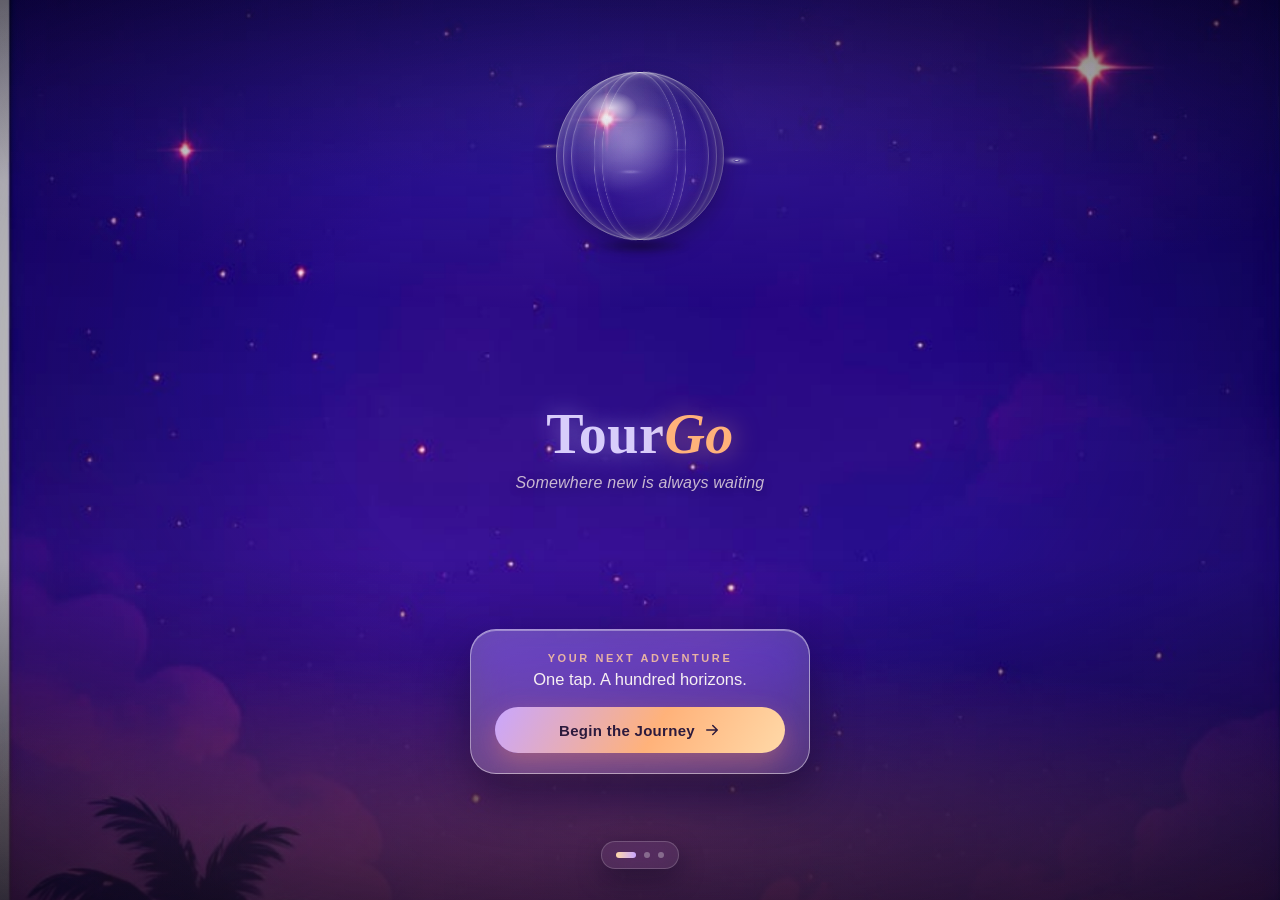
<file: NEW VERSION  TR/index.html>
<!DOCTYPE html>
<html lang="en">
<head>
<meta charset="UTF-8">
<meta name="viewport" content="width=device-width, initial-scale=1.0, viewport-fit=cover">
<title>TourGo — Somewhere New Awaits</title>
<link rel="stylesheet" href="onboarding.css">
</head>
<body>

  <!-- Desktop stage centers the mobile frame -->
  <div class="stage">

    <!-- Mobile screen frame: 430x932 -->
    <div class="phone" id="phone">

      <div class="slides" id="slides">

        <!-- =========================================================
             Slide 1 — the original twilight splash screen
             ========================================================= -->
        <section class="slide slide-1 is-active" id="slide1" data-index="0">

          <!-- Background artwork layer (scales + slow zoom/parallax) -->
          <div class="bg-layer" id="bgLayer">
            <img src="background.jpeg" alt="" class="bg-image" draggable="false">
          </div>

          <!-- Atmospheric overlays: vignette, glow, grain -->
          <div class="vignette"></div>
          <div class="glow-top"></div>
          <div class="glow-bottom"></div>

          <!-- Floating particles + twinkling stars (canvas-free, DOM based) -->
          <div class="particles" id="particles"></div>

          <!-- Shooting stars are injected here at random intervals by script.js -->
          <div class="comet-layer" id="cometLayer"></div>

          <!-- Signature element: a real 3D wireframe glass orb -->
          <div class="globe-scene" id="globe" aria-hidden="true">

            <div class="globe-shadow"></div>

            <div class="globe-sphere" id="globeSphere">
              <div class="globe-band band-1"></div>
              <div class="globe-band band-2"></div>
              <div class="globe-band band-3"></div>
              <div class="globe-band band-4"></div>
              <div class="globe-band band-5"></div>
              <div class="globe-band band-6"></div>

              <div class="globe-lat lat-top"></div>
              <div class="globe-lat lat-equator"></div>
              <div class="globe-lat lat-bottom"></div>

              <div class="globe-core-glow"></div>
            </div>

            <div class="globe-glass"></div>
            <div class="globe-shine"></div>

            <div class="orbit-plane plane-1">
              <div class="orbit-spin spin-1"><span class="mote mote-a"></span></div>
            </div>
            <div class="orbit-plane plane-2">
              <div class="orbit-spin spin-2"><span class="mote mote-b"></span></div>
            </div>
            <div class="orbit-plane plane-3">
              <div class="orbit-spin spin-3"><span class="mote mote-c"></span></div>
            </div>
            <div class="orbit-plane plane-4">
              <div class="orbit-spin spin-4"><span class="mote mote-d"></span></div>
            </div>

          </div>

          <!-- Title block -->
          <div class="title-block">
            <h1 class="brand" id="brandTitle">
              <span class="tour">Tour</span><span class="go">Go</span>
            </h1>
            <p class="tagline" id="tagline">Somewhere new is always waiting</p>
          </div>

          <!-- Bottom glass CTA card -->
          <div class="cta-card" id="ctaCard">
            <p class="cta-kicker">YOUR NEXT ADVENTURE</p>
            <p class="cta-line">One tap. A hundred horizons.</p>

            <button class="cta-button" id="ctaButton" type="button">
              <span>Begin the Journey</span>
              <svg class="cta-arrow" viewBox="0 0 24 24" width="18" height="18">
                <path d="M5 12h13M13 6l6 6-6 6" fill="none" stroke="currentColor"
                      stroke-width="2" stroke-linecap="round" stroke-linejoin="round"/>
              </svg>
            </button>
          </div>

        </section>

        <!-- =========================================================
             Slide 2 — "Explore Beyond. Travel Smarter." reveal.
             Content is centered as a flex column between the back
             button and the shared dot nav, so it stays balanced no
             matter the screen height.
             ========================================================= -->
        <section class="slide slide-2" id="slide2" data-index="1">

          <div class="bg-layer bg-layer-2">
            <img src="background2.jpeg" alt="" class="bg-image bg-image-2" draggable="false">
          </div>

          <div class="vignette vignette-2"></div>

          <button class="back-btn" type="button" aria-label="Back to previous screen">
            <svg viewBox="0 0 24 24" width="18" height="18">
              <path d="M15 6l-6 6 6 6" fill="none" stroke="currentColor"
                    stroke-width="2" stroke-linecap="round" stroke-linejoin="round"/>
            </svg>
          </button>

          <div class="slide2-content">

            <!-- Paper airplane tracing a dashed, glowing flight path -->
            <div class="plane-scene" aria-hidden="true">

              <svg class="plane-trail" viewBox="0 0 300 260" preserveAspectRatio="none">
                <defs>
                  <linearGradient id="trailGrad" x1="0" y1="1" x2="1" y2="0">
                    <stop offset="0" stop-color="#c9a6ff" stop-opacity="0"/>
                    <stop offset="0.55" stop-color="#c9a6ff" stop-opacity="0.55"/>
                    <stop offset="1" stop-color="#ffd9a8" stop-opacity="0.95"/>
                  </linearGradient>
                </defs>
                <path class="trail-path"
                      d="M34,226 C86,232 40,178 92,168 C136,159 108,112 158,102 C196,94 206,80 232,64"
                      fill="none" stroke="url(#trailGrad)" stroke-width="2.4"
                      stroke-linecap="round" stroke-dasharray="5 11"/>
              </svg>

              <span class="twinkle t1"></span>
              <span class="twinkle t2"></span>
              <span class="twinkle t3"></span>

              <div class="paper-plane">
                <svg viewBox="0 0 64 64" width="100%" height="100%">
                  <defs>
                    <linearGradient id="planeGrad" x1="0" y1="0" x2="1" y2="1">
                      <stop offset="0" stop-color="#ffd9a8"/>
                      <stop offset="0.5" stop-color="#ffb27a"/>
                      <stop offset="1" stop-color="#c9a6ff"/>
                    </linearGradient>
                  </defs>
                  <path d="M6 34 L58 8 L34 58 L28 38 Z" fill="url(#planeGrad)"/>
                  <path d="M6 34 L34 58 L28 38 Z" fill="#ffffff" opacity="0.22"/>
                  <path d="M6 34 L58 8 L28 38 Z" fill="#ffffff" opacity="0.08"/>
                </svg>
              </div>

            </div>

            <!-- Glass panel: headline, divider, supporting copy -->
            <div class="explore-card" id="exploreCard">
              <h2 class="explore-heading">
                <span class="explore-line">Explore Beyond.</span>
                <span class="explore-line">Travel Smarter.</span>
              </h2>
              <div class="explore-divider"></div>
              <p class="explore-copy">Discover hidden places, plan perfect trips and create memories that last forever.</p>
            </div>

          </div>

        </section>

        <!-- =========================================================
             Slide 3 — feature highlights, reached via the 3rd dot.
             Tapping the arrow moves on to sign in / sign up.
             ========================================================= -->
        <section class="slide slide-3" id="slide3" data-index="2">

          <div class="bg-layer bg-layer-3">
            <img src="background2.jpeg" alt="" class="bg-image bg-image-3" draggable="false">
          </div>
          <div class="tint-blue"></div>
          <div class="vignette vignette-3"></div>

          <button class="back-btn" type="button" aria-label="Back to previous screen">
            <svg viewBox="0 0 24 24" width="18" height="18">
              <path d="M15 6l-6 6 6 6" fill="none" stroke="currentColor"
                    stroke-width="2" stroke-linecap="round" stroke-linejoin="round"/>
            </svg>
          </button>

          <div class="feature-list" id="featureList">

            <div class="feature-card">
              <div class="feature-icon">
                <svg viewBox="0 0 24 24" width="22" height="22">
                  <path d="M12 2l2.2 3.6 4.1.8-2.9 3 .7 4.1L12 11.6 8 13.5l.7-4.1-2.9-3 4.1-.8L12 2z"
                        fill="none" stroke="currentColor" stroke-width="1.6"
                        stroke-linejoin="round"/>
                </svg>
              </div>
              <div class="feature-text">
                <h3>AI Trip Planner</h3>
                <p>Smart itineraries just for you.</p>
              </div>
            </div>

            <div class="feature-card">
              <div class="feature-icon">
                <svg viewBox="0 0 24 24" width="22" height="22">
                  <path d="M12 21s-6.5-5.6-6.5-11A6.5 6.5 0 1 1 18.5 10c0 5.4-6.5 11-6.5 11z"
                        fill="none" stroke="currentColor" stroke-width="1.6" stroke-linejoin="round"/>
                  <path d="M12 6.8v3.5l2.4 1.4" fill="none" stroke="currentColor"
                        stroke-width="1.6" stroke-linecap="round" stroke-linejoin="round"/>
                </svg>
              </div>
              <div class="feature-text">
                <h3>Hidden Places</h3>
                <p>Explore offbeat and unique experiences.</p>
              </div>
            </div>

            <div class="feature-card">
              <div class="feature-icon">
                <svg viewBox="0 0 24 24" width="22" height="22">
                  <path d="M12 21s-6.5-5.6-6.5-11A6.5 6.5 0 1 1 18.5 10c0 5.4-6.5 11-6.5 11z"
                        fill="none" stroke="currentColor" stroke-width="1.6" stroke-linejoin="round"/>
                  <path d="M13 6.2l-3.6 4.6h2.9L11 14.8l3.7-4.7h-2.9L13 6.2z"
                        fill="currentColor"/>
                </svg>
              </div>
              <div class="feature-text">
                <h3>Live Navigation</h3>
                <p>Real-time maps for a smooth journey.</p>
              </div>
            </div>

          </div>

          <button class="next-arrow" id="nextArrow" type="button" aria-label="Continue to sign in">
            <svg viewBox="0 0 24 24" width="22" height="22">
              <path d="M5 12h13M13 6l6 6-6 6" fill="none" stroke="currentColor"
                    stroke-width="2" stroke-linecap="round" stroke-linejoin="round"/>
            </svg>
          </button>

        </section>

        <!-- =========================================================
             Slide 4 — sign in / sign up, reached via the arrow on
             slide 3. Uses the dusk mountain-valley photo as backdrop.
             ========================================================= -->
        <section class="slide slide-4" id="slide4" data-index="3">

          <div class="bg-layer bg-layer-4">
            <img src="background4.jpeg" alt="" class="bg-image bg-image-4" draggable="false">
          </div>
          <div class="vignette vignette-4"></div>

          <button class="back-btn" type="button" aria-label="Back to previous screen">
            <svg viewBox="0 0 24 24" width="18" height="18">
              <path d="M15 6l-6 6 6 6" fill="none" stroke="currentColor"
                    stroke-width="2" stroke-linecap="round" stroke-linejoin="round"/>
            </svg>
          </button>

          <div class="auth-wrap">
            <div class="auth-card" id="authCard">
              <h2 class="auth-heading" id="authHeading">Welcome Back <span class="auth-emoji">👋</span></h2>
              <p class="auth-subtitle" id="authSubtitle">Let's continue your journey</p>

              <div class="auth-field auth-field-name" id="authNameField" hidden>
                <label for="authName">Full Name</label>
                <input type="text" id="authName" placeholder="Enter your name" autocomplete="name">
              </div>

              <div class="auth-field">
                <label for="authEmail">Email</label>
                <input type="email" id="authEmail" placeholder="Enter your email" autocomplete="email">
              </div>

              <div class="auth-field">
                <label for="authPassword">Password</label>
                <div class="auth-input-wrap">
                  <input type="password" id="authPassword" placeholder="Enter your password" autocomplete="current-password">
                  <button class="auth-eye" type="button" data-target="authPassword" aria-label="Show password">👁</button>
                </div>
              </div>

              <div class="auth-field auth-field-confirm" id="authConfirmField" hidden>
                <label for="authConfirm">Confirm Password</label>
                <div class="auth-input-wrap">
                  <input type="password" id="authConfirm" placeholder="Confirm your password" autocomplete="new-password">
                  <button class="auth-eye" type="button" data-target="authConfirm" aria-label="Show password">👁</button>
                </div>
              </div>

              <a href="#" class="auth-forgot" id="authForgot">Forgot Password?</a>

              <label class="auth-terms" id="authTerms" hidden>
                <input type="checkbox" id="authTermsCheck" checked>
                <span>I agree to the <a href="#">Terms &amp; Conditions</a></span>
              </label>

              <button class="auth-submit" id="authSubmit" type="button">
                <span id="authSubmitLabel">Log In</span>
              </button>

              <div class="auth-divider" id="authDivider"><span>or continue with</span></div>

              <div class="auth-social" id="authSocial">
                <button class="auth-social-btn" type="button">
                  <svg viewBox="0 0 24 24">
                    <path fill="#EA4335" d="M12 10.2v3.9h5.5c-.24 1.4-1.68 4.1-5.5 4.1-3.31 0-6.02-2.74-6.02-6.1S8.69 6 12 6c1.9 0 3.16.8 3.89 1.5l2.65-2.55C16.9 3.32 14.66 2.3 12 2.3 6.9 2.3 2.75 6.42 2.75 11.5S6.9 20.7 12 20.7c6.9 0 8.28-6.05 7.7-9.1H12z"/>
                  </svg>
                  Google
                </button>
                <button class="auth-social-btn" type="button">
                  <svg viewBox="0 0 24 24">
                    <path fill="currentColor" d="M16.7 12.7c0-2.6 2.1-3.9 2.2-3.9-1.2-1.8-3-2-3.6-2-1.5-.2-3 .9-3.8.9-.8 0-2-.9-3.3-.9-1.7 0-3.3 1-4.1 2.5-1.8 3.1-.5 7.6 1.3 10.1.9 1.2 1.9 2.6 3.2 2.5 1.3-.1 1.8-.8 3.3-.8 1.5 0 2 .8 3.3.8 1.4 0 2.3-1.2 3.1-2.5.7-1 1.1-2 1.1-2.1-.1 0-2.7-1-2.7-4zM14.4 5.4c.7-.8 1.1-1.9 1-3-1 .1-2.1.7-2.8 1.5-.6.7-1.1 1.8-1 2.9 1.1.1 2.1-.5 2.8-1.4z"/>
                  </svg>
                  Apple
                </button>
              </div>

              <p class="auth-switch">
                <span id="authSwitchText">Don't have an account?</span>
                <button class="auth-switch-link" id="authSwitchBtn" type="button">Sign up</button>
              </p>
            </div>
          </div>

        </section>

      </div>

      <!-- Shared dot navigation — tap a dot to switch onboarding screens -->
      <div class="dot-nav" id="dotNav">
        <button class="dot is-active" type="button" data-slide="0" aria-label="Show splash screen"></button>
        <button class="dot" type="button" data-slide="1" aria-label="Show Explore Beyond screen"></button>
        <button class="dot" type="button" data-slide="2" aria-label="Show feature highlights screen"></button>
      </div>

    </div>
  </div>

<script src="onboarding.js"></script>
</body>
</html>
</file>
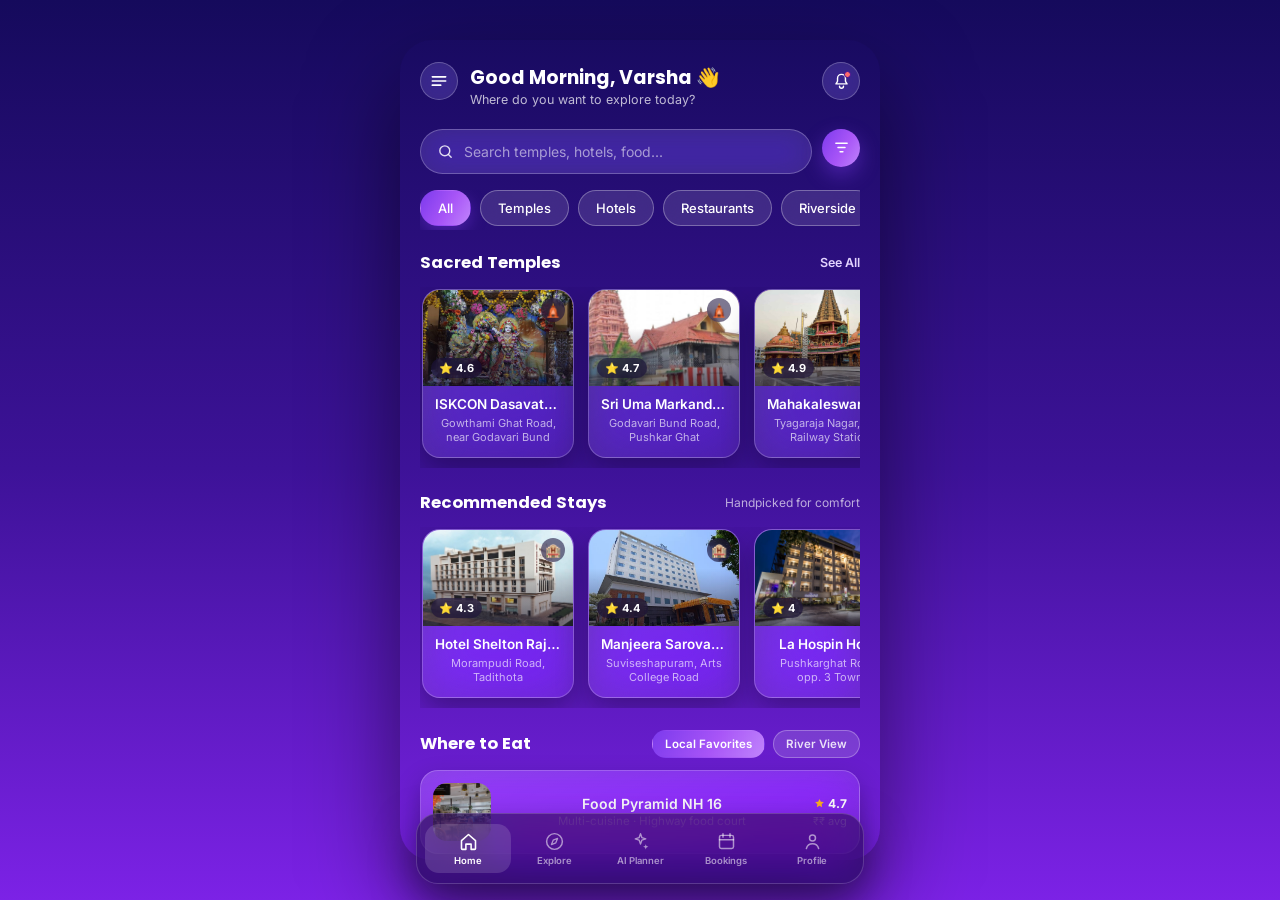
<file: NEW VERSION  TR/home.html>
<!DOCTYPE html>
<html lang="en">
<head>
<meta charset="UTF-8">
<meta name="viewport" content="width=device-width, initial-scale=1.0, viewport-fit=cover">
<title>TourGo — Rajamahendravaram</title>
<link rel="preconnect" href="https://fonts.googleapis.com">
<link href="https://fonts.googleapis.com/css2?family=Poppins:wght@500;600;700;800&family=Inter:wght@400;500;600;700&display=swap" rel="stylesheet">
<link rel="stylesheet" href="home.css">
</head>
<body>

<div class="app" id="app">

  <!-- ============================================================
       VIEW: HOME
       ============================================================ -->
  <section class="view is-active" id="view-home" data-view="home">
    <header class="topbar">
      <button class="icon-btn glass" id="btnDrawer" aria-label="Menu">
        <svg viewBox="0 0 24 24" width="20" height="20"><path d="M4 7h16M4 12h16M4 17h10" fill="none" stroke="currentColor" stroke-width="2" stroke-linecap="round"/></svg>
      </button>
      <div class="topbar-title">
        <h1>Good Morning, Varsha <span class="wave">👋</span></h1>
        <p>Where do you want to explore today?</p>
      </div>
      <div class="topbar-actions">
        <button class="icon-btn glass" aria-label="Notifications">
          <svg viewBox="0 0 24 24" width="19" height="19"><path d="M12 3a5 5 0 00-5 5v3.2c0 .6-.2 1.2-.6 1.7L5 15h14l-1.4-2.1a2.8 2.8 0 01-.6-1.7V8a5 5 0 00-5-5z" fill="none" stroke="currentColor" stroke-width="1.8" stroke-linejoin="round"/><path d="M9.5 18a2.5 2.5 0 005 0" fill="none" stroke="currentColor" stroke-width="1.8" stroke-linecap="round"/></svg>
          <span class="dot-badge"></span>
        </button>
      </div>
    </header>

    <div class="scroll-area">

      <div class="search-row">
        <div class="search-bar">
          <svg viewBox="0 0 24 24" width="17" height="17"><circle cx="11" cy="11" r="7" fill="none" stroke="currentColor" stroke-width="2"/><path d="M20 20l-3.5-3.5" fill="none" stroke="currentColor" stroke-width="2" stroke-linecap="round"/></svg>
          <input type="text" placeholder="Search temples, hotels, food...">
        </div>
        <button class="icon-btn filled" aria-label="Filters">
          <svg viewBox="0 0 24 24" width="17" height="17"><path d="M4 6h16M7 12h10M10 18h4" fill="none" stroke="currentColor" stroke-width="2" stroke-linecap="round"/></svg>
        </button>
      </div>

      <div class="chip-row" id="categoryChips">
        <button class="chip is-active" data-filter="all">All</button>
        <button class="chip" data-filter="temple">Temples</button>
        <button class="chip" data-filter="hotel">Hotels</button>
        <button class="chip" data-filter="restaurant">Restaurants</button>
        <button class="chip" data-filter="riverside">Riverside</button>
      </div>

      <div class="section-head">
        <h2>Sacred Temples</h2>
        <button class="see-all">See All</button>
      </div>
      <div class="hscroll" id="templeScroll"></div>

      <div class="section-head">
        <h2>Recommended Stays</h2>
        <p class="section-sub">Handpicked for comfort</p>
      </div>
      <div class="hscroll" id="hotelScroll"></div>

      <div class="section-head">
        <h2>Where to Eat</h2>
        <div class="tag-pair">
          <span class="tag-pill is-active">Local Favorites</span>
          <span class="tag-pill">River View</span>
        </div>
      </div>
      <div class="stack-list" id="restaurantList"></div>

      <div class="bottom-spacer"></div>
    </div>
  </section>

  <!-- ============================================================
       VIEW: EXPLORE
       ============================================================ -->
  <section class="view" id="view-explore" data-view="explore">
    <header class="topbar">
      <button class="icon-btn glass" data-back="home" aria-label="Back">
        <svg viewBox="0 0 24 24" width="19" height="19"><path d="M15 6l-6 6 6 6" fill="none" stroke="currentColor" stroke-width="2" stroke-linecap="round" stroke-linejoin="round"/></svg>
      </button>
      <div class="topbar-title">
        <h1 class="small">Explore</h1>
        <p>Every place in Rajamahendravaram</p>
      </div>
      <div class="topbar-actions">
        <button class="icon-btn glass" aria-label="Search">
          <svg viewBox="0 0 24 24" width="17" height="17"><circle cx="11" cy="11" r="7" fill="none" stroke="currentColor" stroke-width="2"/><path d="M20 20l-3.5-3.5" fill="none" stroke="currentColor" stroke-width="2" stroke-linecap="round"/></svg>
        </button>
      </div>
    </header>

    <div class="scroll-area">
      <div class="chip-row" id="exploreChips">
        <button class="chip is-active" data-filter="all">All</button>
        <button class="chip" data-filter="temple">Temples</button>
        <button class="chip" data-filter="hotel">Hotels</button>
        <button class="chip" data-filter="restaurant">Restaurants</button>
      </div>

      <div class="explore-grid" id="exploreGrid"></div>

      <div class="bottom-spacer"></div>
    </div>
  </section>

  <!-- ============================================================
       VIEW: AI TRIP PLANNER
       ============================================================ -->
  <section class="view" id="view-planner" data-view="planner">
    <header class="topbar">
      <button class="icon-btn glass" data-back="home" aria-label="Back">
        <svg viewBox="0 0 24 24" width="19" height="19"><path d="M15 6l-6 6 6 6" fill="none" stroke="currentColor" stroke-width="2" stroke-linecap="round" stroke-linejoin="round"/></svg>
      </button>
      <div class="topbar-title">
        <h1 class="small">AI Trip Planner</h1>
        <p>Your Rajamahendravaram travel assistant</p>
      </div>
      <div class="topbar-actions">
        <button class="icon-btn glass" aria-label="Save">
          <svg viewBox="0 0 24 24" width="18" height="18"><path d="M6 4h12v16l-6-4-6 4V4z" fill="none" stroke="currentColor" stroke-width="1.8" stroke-linejoin="round"/></svg>
        </button>
      </div>
    </header>

    <div class="scroll-area">
      <div class="glass-card planner-card">
        <p class="planner-kicker">TELL US YOUR PREFERENCES</p>

        <p class="field-label">What interests you?</p>
        <div class="chip-row wrap" id="interestChips">
          <button class="chip is-active" data-value="Temple Trail">Temple Trail</button>
          <button class="chip" data-value="Heritage">Heritage</button>
          <button class="chip" data-value="Godavari Riverside">Riverside</button>
          <button class="chip" data-value="Local Food">Local Food</button>
          <button class="chip" data-value="Family">Family</button>
        </div>

        <p class="field-label">Trip length</p>
        <div class="chip-row wrap" id="durationChips">
          <button class="chip" data-value="1 Day">1 Day</button>
          <button class="chip is-active" data-value="2-3 Days">2-3 Days</button>
          <button class="chip" data-value="Weekend">Weekend</button>
        </div>

        <p class="field-label">Describe your trip</p>
        <textarea id="plannerText" rows="4">I want a peaceful temple and heritage trip along the Godavari river with good local food and photography spots.</textarea>

        <button class="primary-btn full" id="btnCreateTrip">
          <span>Create My Trip</span>
          <span class="sparkle">✨</span>
        </button>
      </div>

      <div class="section-head tight">
        <h2>AI Suggested For You</h2>
      </div>
      <div class="hscroll" id="aiPickScroll"></div>

      <div class="bottom-spacer"></div>
    </div>
  </section>

  <!-- ============================================================
       VIEW: LIVE NAVIGATION
       ============================================================ -->
  <section class="view" id="view-nav" data-view="nav">
    <header class="topbar">
      <button class="icon-btn glass" data-back="home" aria-label="Back">
        <svg viewBox="0 0 24 24" width="19" height="19"><path d="M15 6l-6 6 6 6" fill="none" stroke="currentColor" stroke-width="2" stroke-linecap="round" stroke-linejoin="round"/></svg>
      </button>
      <div class="topbar-title">
        <h1 class="small">Live Navigation</h1>
      </div>
      <div class="topbar-actions">
        <button class="icon-btn glass" aria-label="Share">
          <svg viewBox="0 0 24 24" width="18" height="18"><path d="M12 4v12M12 4l-4 4M12 4l4 4M5 15v3a2 2 0 002 2h10a2 2 0 002-2v-3" fill="none" stroke="currentColor" stroke-width="1.8" stroke-linecap="round" stroke-linejoin="round"/></svg>
        </button>
      </div>
    </header>

    <div class="scroll-area no-pad">

      <!-- From (current location) → To (selected place) -->
      <div class="route-endpoints">
        <div class="rail">
          <span class="dot start"></span>
          <span class="line"></span>
          <span class="dot end"></span>
        </div>
        <div class="stops">
          <div>
            <p class="stop-label">From — your location</p>
            <p class="stop-value" id="navFromLabel">Rajamahendravaram, Andhra Pradesh</p>
          </div>
          <div>
            <p class="stop-label">To — destination</p>
            <p class="stop-value" id="navDestName">Sri Uma Markandeyeswara Temple</p>
          </div>
        </div>
      </div>

      <div class="map-scene" id="mapScene">
        <svg class="map-grid" viewBox="0 0 400 500" preserveAspectRatio="none">
          <defs>
            <pattern id="grid" width="40" height="40" patternUnits="userSpaceOnUse">
              <path d="M40 0H0V40" fill="none" stroke="rgba(255,255,255,0.10)" stroke-width="1"/>
            </pattern>
          </defs>
          <rect width="400" height="500" fill="url(#grid)"/>
          <path id="routePath" d="M60,430 C140,420 90,320 170,300 C250,280 210,170 300,90"
                fill="none" stroke="#c084fc" stroke-width="4" stroke-linecap="round" stroke-dasharray="2 14"/>
        </svg>
        <div class="map-pin start-pin" style="left:15%; top:86%;">
          <span class="pin-dot"></span>
        </div>
        <div class="map-pin end-pin" id="navEndPin" style="left:75%; top:18%;">
          <svg viewBox="0 0 24 24" width="26" height="26"><path d="M12 2C7.6 2 4 5.6 4 10c0 6 8 12 8 12s8-6 8-12c0-4.4-3.6-8-8-8z" fill="#7c3aed" stroke="#fff" stroke-width="1.2"/><circle cx="12" cy="10" r="2.6" fill="#fff"/></svg>
        </div>

        <div class="route-pill" id="routePill">
          <strong id="routeTime">18 min</strong>
          <span id="routeDist">4.2 km</span>
        </div>
      </div>

      <div class="glass-card route-card">
        <h3><span id="navMetaGlyph">🛕</span> <span id="navDestSub">Godavari Bund Road, near Pushkar Ghat</span></h3>
        <p class="route-sub" id="routeSub">Route calculated from your current location</p>
        <div class="route-meta">
          <div><strong id="navMetaTime">18 min</strong><span>Duration</span></div>
          <div><strong id="navMetaDist">4.2 km</strong><span>Distance</span></div>
          <div><strong>Best Route</strong><span>Via Bund Rd</span></div>
        </div>
        <button class="primary-btn full" id="btnStartNav">Start Navigation</button>
      </div>

      <div class="bottom-spacer"></div>
    </div>
  </section>

  <!-- ============================================================
       VIEW: DESTINATION DETAIL
       ============================================================ -->
  <section class="view" id="view-detail" data-view="detail">
    <div class="scroll-area no-pad">
      <div class="detail-hero" id="detailHero">
        <button class="icon-btn glass hero-back" data-back="home" aria-label="Back">
          <svg viewBox="0 0 24 24" width="19" height="19"><path d="M15 6l-6 6 6 6" fill="none" stroke="currentColor" stroke-width="2" stroke-linecap="round" stroke-linejoin="round"/></svg>
        </button>
        <button class="icon-btn glass hero-save" id="btnSave" aria-label="Save">
          <svg viewBox="0 0 24 24" width="18" height="18"><path d="M12 21s-7.2-4.6-10-9.2C.5 8 2.3 4 6.4 4c2 0 3.6 1.1 5.6 3.3C14 5.1 15.6 4 17.6 4c4.1 0 5.9 4 4.4 7.8C19.2 16.4 12 21 12 21z" fill="none" stroke="currentColor" stroke-width="1.8" stroke-linejoin="round"/></svg>
        </button>
        <div class="hero-glyph" id="heroGlyph"></div>
        <div class="hero-title">
          <p class="hero-tag" id="detailTag">Temple</p>
          <h1 id="detailName">Sri Uma Markandeyeswara Temple</h1>
        </div>
      </div>

      <div class="detail-body">
        <div class="rating-row">
          <span class="stars">★★★★★</span>
          <strong id="detailRating">4.7</strong>
          <span class="muted" id="detailReviews">(2,427 reviews)</span>
        </div>

        <div class="info-grid" id="detailInfoGrid"></div>

        <h3 class="block-title">About</h3>
        <p class="about-text" id="detailAbout"></p>

        <div class="glass-card route-mini">
          <div>
            <p class="route-mini-label">Route from your location</p>
            <p class="route-mini-value" id="detailRouteVal">18 min · 4.2 km</p>
          </div>
          <button class="secondary-btn" id="btnDetailNav">Navigate</button>
        </div>

        <button class="primary-btn full" id="btnDetailBook">View Details</button>
      </div>

      <div class="bottom-spacer"></div>
    </div>
  </section>

  <!-- ============================================================
       VIEW: BOOKINGS
       ============================================================ -->
  <section class="view" id="view-bookings" data-view="bookings">
    <header class="topbar">
      <button class="icon-btn glass" data-back="home" aria-label="Back">
        <svg viewBox="0 0 24 24" width="19" height="19"><path d="M15 6l-6 6 6 6" fill="none" stroke="currentColor" stroke-width="2" stroke-linecap="round" stroke-linejoin="round"/></svg>
      </button>
      <div class="topbar-title">
        <h1 class="small">My Bookings</h1>
      </div>
      <div class="topbar-actions">
        <button class="icon-btn glass" aria-label="Search">
          <svg viewBox="0 0 24 24" width="17" height="17"><circle cx="11" cy="11" r="7" fill="none" stroke="currentColor" stroke-width="2"/><path d="M20 20l-3.5-3.5" fill="none" stroke="currentColor" stroke-width="2" stroke-linecap="round"/></svg>
        </button>
      </div>
    </header>

    <div class="scroll-area">
      <div class="tab-row" id="bookingTabs">
        <button class="tab is-active" data-tab="upcoming">Upcoming</button>
        <button class="tab" data-tab="completed">Completed</button>
        <button class="tab" data-tab="cancelled">Cancelled</button>
      </div>

      <div class="stack-list" id="bookingList"></div>

      <div class="bottom-spacer"></div>
    </div>
  </section>

  <!-- ============================================================
       VIEW: PROFILE
       ============================================================ -->
  <section class="view" id="view-profile" data-view="profile">
    <header class="topbar">
      <button class="icon-btn glass" data-back="home" aria-label="Back">
        <svg viewBox="0 0 24 24" width="19" height="19"><path d="M15 6l-6 6 6 6" fill="none" stroke="currentColor" stroke-width="2" stroke-linecap="round" stroke-linejoin="round"/></svg>
      </button>
      <div class="topbar-title">
        <h1 class="small">Profile</h1>
      </div>
      <div class="topbar-actions">
        <button class="icon-btn glass" aria-label="Settings">
          <svg viewBox="0 0 24 24" width="18" height="18"><circle cx="12" cy="12" r="3" fill="none" stroke="currentColor" stroke-width="1.8"/><path d="M19 12a7 7 0 00-.1-1.2l2-1.5-2-3.4-2.3.9a7 7 0 00-2-1.2L14.2 3H9.8l-.4 2.6a7 7 0 00-2 1.2l-2.3-.9-2 3.4 2 1.5A7 7 0 005 12c0 .4 0 .8.1 1.2l-2 1.5 2 3.4 2.3-.9c.6.5 1.3.9 2 1.2l.4 2.6h4.4l.4-2.6a7 7 0 002-1.2l2.3.9 2-3.4-2-1.5c.1-.4.1-.8.1-1.2z" fill="none" stroke="currentColor" stroke-width="1.5" stroke-linejoin="round"/></svg>
        </button>
      </div>
    </header>

    <div class="scroll-area">
      <div class="profile-card">
        <div class="avatar">VS</div>
        <h2>Varsha Sri</h2>
        <p>Rajamahendravaram Explorer</p>
        <div class="profile-stats-card">
          <div class="profile-stats">
            <div><strong>14</strong><span>Trips</span></div>
            <div><strong>9</strong><span>Temples</span></div>
            <div><strong>22</strong><span>Bookings</span></div>
          </div>
        </div>
      </div>

      <div class="menu-list">
        <button class="menu-item"><span class="menu-ic">👤</span>My Profile<svg class="chev" viewBox="0 0 24 24" width="16" height="16"><path d="M9 6l6 6-6 6" fill="none" stroke="currentColor" stroke-width="2" stroke-linecap="round" stroke-linejoin="round"/></svg></button>
        <button class="menu-item"><span class="menu-ic">💳</span>Payment Methods<svg class="chev" viewBox="0 0 24 24" width="16" height="16"><path d="M9 6l6 6-6 6" fill="none" stroke="currentColor" stroke-width="2" stroke-linecap="round" stroke-linejoin="round"/></svg></button>
        <button class="menu-item"><span class="menu-ic">📍</span>Saved Places<svg class="chev" viewBox="0 0 24 24" width="16" height="16"><path d="M9 6l6 6-6 6" fill="none" stroke="currentColor" stroke-width="2" stroke-linecap="round" stroke-linejoin="round"/></svg></button>
        <button class="menu-item"><span class="menu-ic">🧭</span>Travel Preferences<svg class="chev" viewBox="0 0 24 24" width="16" height="16"><path d="M9 6l6 6-6 6" fill="none" stroke="currentColor" stroke-width="2" stroke-linecap="round" stroke-linejoin="round"/></svg></button>
        <button class="menu-item"><span class="menu-ic">🎁</span>Refer &amp; Earn<svg class="chev" viewBox="0 0 24 24" width="16" height="16"><path d="M9 6l6 6-6 6" fill="none" stroke="currentColor" stroke-width="2" stroke-linecap="round" stroke-linejoin="round"/></svg></button>
        <button class="menu-item"><span class="menu-ic">🛟</span>Help &amp; Support<svg class="chev" viewBox="0 0 24 24" width="16" height="16"><path d="M9 6l6 6-6 6" fill="none" stroke="currentColor" stroke-width="2" stroke-linecap="round" stroke-linejoin="round"/></svg></button>
        <button class="menu-item danger" id="btnLogOut"><span class="menu-ic">🚪</span>Log Out</button>
      </div>

      <div class="bottom-spacer"></div>
    </div>
  </section>

  <!-- ============================================================
       SHARED BOTTOM NAVIGATION
       ============================================================ -->
  <nav class="bottom-nav" id="bottomNav">
    <button class="nav-btn is-active" data-nav="home">
      <svg viewBox="0 0 24 24" width="21" height="21"><path d="M4 11l8-7 8 7v9a1 1 0 01-1 1h-4v-6H9v6H5a1 1 0 01-1-1v-9z" fill="none" stroke="currentColor" stroke-width="1.8" stroke-linejoin="round"/></svg>
      <span>Home</span>
    </button>
    <button class="nav-btn" data-nav="explore">
      <svg viewBox="0 0 24 24" width="21" height="21"><circle cx="12" cy="12" r="9" fill="none" stroke="currentColor" stroke-width="1.7"/><path d="M15.5 8.5l-2 5-5 2 2-5 5-2z" fill="none" stroke="currentColor" stroke-width="1.5" stroke-linejoin="round"/></svg>
      <span>Explore</span>
    </button>
    <button class="nav-btn" data-nav="planner">
      <svg viewBox="0 0 24 24" width="21" height="21"><path d="M12 3l1.6 4.6L18 9l-4.4 1.4L12 15l-1.6-4.6L6 9l4.4-1.4L12 3z" fill="none" stroke="currentColor" stroke-width="1.6" stroke-linejoin="round"/><path d="M18 15l.8 2.2L21 18l-2.2.8L18 21l-.8-2.2L15 18l2.2-.8L18 15z" fill="currentColor"/></svg>
      <span>AI Planner</span>
    </button>
    <button class="nav-btn" data-nav="bookings">
      <svg viewBox="0 0 24 24" width="21" height="21"><rect x="4" y="5" width="16" height="15" rx="2" fill="none" stroke="currentColor" stroke-width="1.7"/><path d="M4 10h16M8 3v4M16 3v4" fill="none" stroke="currentColor" stroke-width="1.7" stroke-linecap="round"/></svg>
      <span>Bookings</span>
    </button>
    <button class="nav-btn" data-nav="profile">
      <svg viewBox="0 0 24 24" width="21" height="21"><circle cx="12" cy="8" r="3.4" fill="none" stroke="currentColor" stroke-width="1.7"/><path d="M5 20c1-3.6 4-5.4 7-5.4s6 1.8 7 5.4" fill="none" stroke="currentColor" stroke-width="1.7" stroke-linecap="round"/></svg>
      <span>Profile</span>
    </button>
  </nav>

</div>

<script src="home.js"></script>
</body>
</html>
</file>
<file: NEW VERSION  TR/onboarding.css>
/* =========================================================
   TourGo Splash Screen
   Premium cinematic twilight onboarding screen
   ========================================================= */

:root {
  /* ---- Palette (sampled from artwork) ---- */
  --twilight-deep:      #1b1140;
  --twilight-purple:    #4c2f8f;
  --twilight-orange:    #ff9d6c;
  --lavender:           #d8cdfb;
  --warm-orange:        #ffb27a;
  --star-white:         #fff6e8;
  --glass-border:       rgba(255, 255, 255, 0.18);
  --glass-fill:         rgba(255, 255, 255, 0.07);

  /* ---- Frosted white glass (matches reference cards) ---- */
  --glass-fill-light:   rgba(255, 255, 255, 0.26);
  --glass-fill-light-2: rgba(255, 255, 255, 0.15);
  --glass-border-light: rgba(255, 255, 255, 0.46);

  /* ---- Frame dimensions (design reference) ---- */
  --phone-w: 430px;
  --phone-h: 932px;

  /* ---- Timings ---- */
  --ease-out-soft: cubic-bezier(0.16, 1, 0.3, 1);
  --ease-in-out-soft: cubic-bezier(0.45, 0, 0.2, 1);
}

* { margin: 0; padding: 0; box-sizing: border-box; }

html, body {
  height: 100%;
  background: #05030d;
  font-family: -apple-system, BlinkMacSystemFont, "SF Pro Display", "Segoe UI", Helvetica, Arial, sans-serif;
  overflow: hidden;
}

/* =========================================================
   Stage — centers the phone frame on desktop
   ========================================================= */
.stage {
  width: 100vw;
  height: 100vh;
  display: flex;
  align-items: center;
  justify-content: center;
  background:
    radial-gradient(ellipse at 50% 30%, #241448 0%, #0a0518 70%, #05030d 100%);
}

/* =========================================================
   Phone frame
   ========================================================= */
.phone {
  position: relative;
  width: var(--phone-w);
  height: var(--phone-h);
  max-width: 100vw;
  max-height: 100vh;
  overflow: hidden;
  border-radius: 44px;
  box-shadow:
    0 0 0 1px rgba(255,255,255,0.06),
    0 40px 100px rgba(0,0,0,0.65),
    0 0 120px rgba(120, 80, 220, 0.25);
  background: #0a0518;
  isolation: isolate;
}

@media (max-width: 460px), (max-height: 950px) {
  .phone {
    width: 100vw;
    height: 100vh;
    border-radius: 0;
    box-shadow: none;
  }
}

/* =========================================================
   Background artwork — slow cinematic zoom + parallax
   ========================================================= */
.bg-layer {
  position: absolute;
  inset: -20px;
  z-index: 1;
  will-change: transform;
  animation: cinematicZoom 26s ease-in-out infinite alternate;
}

.bg-image {
  width: 100%;
  height: 100%;
  object-fit: cover;
  object-position: center 30%;
  display: block;
  filter: saturate(1.08) contrast(1.03);
}

@keyframes cinematicZoom {
  0%   { transform: scale(1.06) translate(0px, 0px); }
  50%  { transform: scale(1.11) translate(-6px, -4px); }
  100% { transform: scale(1.06) translate(4px, 3px); }
}

/* =========================================================
   Atmospheric overlays
   ========================================================= */
.vignette {
  position: absolute;
  inset: 0;
  z-index: 2;
  pointer-events: none;
  background:
    radial-gradient(ellipse at 50% 42%, rgba(0,0,0,0) 35%, rgba(6,3,20,0.55) 100%),
    linear-gradient(to bottom, rgba(10,5,24,0.35) 0%, rgba(10,5,24,0) 20%, rgba(10,5,24,0) 62%, rgba(6,3,18,0.68) 100%);
}

.glow-top {
  position: absolute;
  top: -10%;
  left: 50%;
  transform: translateX(-50%);
  width: 120%;
  height: 45%;
  z-index: 2;
  pointer-events: none;
  background: radial-gradient(ellipse at center, rgba(180,140,255,0.16) 0%, rgba(180,140,255,0) 70%);
  animation: pulseGlow 8s ease-in-out infinite;
}

.glow-bottom {
  position: absolute;
  bottom: -12%;
  left: 50%;
  transform: translateX(-50%);
  width: 130%;
  height: 40%;
  z-index: 2;
  pointer-events: none;
  background: radial-gradient(ellipse at center, rgba(255,150,90,0.18) 0%, rgba(255,150,90,0) 70%);
  animation: pulseGlow 10s ease-in-out infinite reverse;
}

@keyframes pulseGlow {
  0%, 100% { opacity: 0.7; }
  50%      { opacity: 1; }
}

/* =========================================================
   Particles / twinkling stars
   ========================================================= */
.particles {
  position: absolute;
  inset: 0;
  z-index: 3;
  pointer-events: none;
  overflow: hidden;
}

.particle {
  position: absolute;
  border-radius: 50%;
  background: var(--star-white);
  opacity: 0;
}

.particle.star {
  box-shadow: 0 0 6px 1px rgba(255, 244, 214, 0.8);
  animation: twinkle var(--dur, 4s) ease-in-out infinite;
  animation-delay: var(--delay, 0s);
}

.particle.drift {
  background: rgba(255, 255, 255, 0.55);
  box-shadow: 0 0 4px rgba(255,255,255,0.4);
  animation: driftUp var(--dur, 12s) linear infinite;
  animation-delay: var(--delay, 0s);
}

@keyframes twinkle {
  0%, 100% { opacity: 0; transform: scale(0.6); }
  50%      { opacity: 1; transform: scale(1); }
}

@keyframes driftUp {
  0%   { transform: translateY(0) translateX(0); opacity: 0; }
  10%  { opacity: 0.8; }
  90%  { opacity: 0.5; }
  100% { transform: translateY(-140px) translateX(12px); opacity: 0; }
}

/* =========================================================
   Comet layer — the "surprise": a shooting star streaks across
   the upper sky at random, unpredictable intervals, leaving a
   glowing trail and a brief sparkle burst where it fades.
   Elements are injected/removed by script.js.
   ========================================================= */
.comet-layer {
  position: absolute;
  inset: 0;
  z-index: 4;
  pointer-events: none;
  overflow: hidden;
}

.comet {
  position: absolute;
  top: var(--y, 10%);
  left: var(--x, -10%);
  width: var(--len, 130px);
  height: 2.4px;
  border-radius: 2px;
  background: linear-gradient(90deg,
    rgba(255,255,255,0) 0%,
    rgba(255,244,222,0.9) 65%,
    rgba(255,255,255,1) 100%);
  box-shadow: 0 0 10px 1px rgba(255, 244, 214, 0.7);
  transform: rotate(var(--angle, 18deg));
  transform-origin: right center;
  animation: cometStreak var(--cdur, 1.6s) linear forwards;
}

@keyframes cometStreak {
  0%   { transform: rotate(var(--angle, 18deg)) translateX(0); opacity: 0; }
  8%   { opacity: 1; }
  85%  { opacity: 1; }
  100% { transform: rotate(var(--angle, 18deg)) translateX(320px); opacity: 0; }
}

.spark-burst {
  position: absolute;
  width: 5px;
  height: 5px;
  border-radius: 50%;
  background: var(--star-white);
  box-shadow: 0 0 8px 2px rgba(255,244,214,0.9);
  animation: sparkBurst 0.7s var(--ease-out-soft) forwards;
}

@keyframes sparkBurst {
  0%   { transform: translate(0,0) scale(1);   opacity: 1; }
  100% { transform: translate(var(--sx), var(--sy)) scale(0); opacity: 0; }
}

/* Click / tap sparkle burst — a small delightful surprise on interaction */
.tap-spark {
  position: absolute;
  width: 4px;
  height: 4px;
  border-radius: 50%;
  background: var(--warm-orange);
  box-shadow: 0 0 6px 2px rgba(255, 178, 122, 0.8);
  pointer-events: none;
  z-index: 20;
  animation: tapSpark 0.8s var(--ease-out-soft) forwards;
}

@keyframes tapSpark {
  0%   { transform: translate(-50%, -50%) translate(0,0) scale(1); opacity: 1; }
  100% { transform: translate(-50%, -50%) translate(var(--tx), var(--ty)) scale(0); opacity: 0; }
}

/* =========================================================
   Globe emblem — signature element
   A genuine 3D wireframe glass orb: six meridian rings and
   three latitude ellipses rotate together in real perspective
   space, a static glass shell sits above them for the sheen,
   a soft shadow breathes beneath the orb, and four sparkle
   motes trace their own tilted orbital rings around it.
   ========================================================= */
.globe-scene {
  position: absolute;
  top: 8%;
  left: 50%;
  width: 168px;
  height: 168px;
  transform: translateX(-50%);
  perspective: 760px;
  z-index: 6;
  opacity: 0;
  animation: globeRise 1.1s var(--ease-out-soft) 0.15s forwards;
}

@keyframes globeRise {
  0%   { opacity: 0; transform: translateX(-50%) translateY(16px) scale(0.85); }
  100% { opacity: 1; transform: translateX(-50%) translateY(0)    scale(1); }
}

/* Floating drop-shadow beneath the orb, breathes independently */
.globe-shadow {
  position: absolute;
  bottom: -14px;
  left: 50%;
  width: 58%;
  height: 16px;
  background: radial-gradient(ellipse at center, rgba(10,4,24,0.5), rgba(10,4,24,0) 72%);
  transform: translateX(-50%);
  filter: blur(2px);
  animation: shadow-breathe 6s ease-in-out 1.3s infinite;
}

@keyframes shadow-breathe {
  0%, 100% { transform: translateX(-50%) scale(1);   opacity: .5; }
  50%      { transform: translateX(-50%) scale(.8);  opacity: .3; }
}

/* Wireframe sphere, genuinely rotating in 3D */
.globe-sphere {
  position: absolute;
  inset: 0;
  transform-style: preserve-3d;
  animation: globe-spin 15s linear 1.3s infinite,
             globe-bob 6s ease-in-out 1.3s infinite;
}

@keyframes globe-spin {
  from { transform: rotateY(0deg)   rotateX(-11deg); }
  to   { transform: rotateY(360deg) rotateX(-11deg); }
}

@keyframes globe-bob {
  0%, 100% { margin-top: 0px; }
  50%      { margin-top: -7px; }
}

/* Meridian rings — flat circles rotated edge-on around Y so the
   parent's spin reads as genuine longitude lines sweeping past */
.globe-band {
  position: absolute;
  inset: 0;
  border-radius: 50%;
  border: 1px solid rgba(255,255,255,.34);
  box-shadow: 0 0 6px rgba(216,205,251,.18) inset;
}
.band-1 { transform: rotateY(0deg);   }
.band-2 { transform: rotateY(30deg);  }
.band-3 { transform: rotateY(60deg);  }
.band-4 { transform: rotateY(90deg);  }
.band-5 { transform: rotateY(120deg); }
.band-6 { transform: rotateY(150deg); }

/* Latitude ellipses */
.globe-lat {
  position: absolute;
  left: 0; right: 0;
  border-radius: 50%;
  border: 1px solid rgba(255,255,255,.28);
  transform: rotateX(90deg);
}
.lat-equator {
  top: 0; bottom: 0;
  height: 100%;
}
.lat-top {
  top: 18%;
  height: 64%;
  transform: rotateX(90deg) translateY(-30%) scale(.62, .62);
  opacity: .8;
}
.lat-bottom {
  top: 18%;
  height: 64%;
  transform: rotateX(90deg) translateY(30%) scale(.62, .62);
  opacity: .8;
}

/* Soft inner light, like a tiny sun inside the glass */
.globe-core-glow {
  position: absolute;
  inset: 24%;
  border-radius: 50%;
  background: radial-gradient(circle at 40% 35%, rgba(216,205,251,.4), rgba(216,205,251,0) 70%);
  filter: blur(4px);
}

/* Static glass shell — does NOT rotate, sits above the wireframe
   so the sheen reads as a fixed light source on curved glass */
.globe-glass {
  position: absolute;
  inset: 0;
  border-radius: 50%;
  background:
    radial-gradient(circle at 32% 26%, rgba(255,255,255,.32), rgba(255,255,255,0) 46%),
    radial-gradient(circle at 70% 76%, rgba(140,105,220,.16), rgba(140,105,220,0) 62%);
  box-shadow:
    inset 0 0 20px rgba(255,255,255,.2),
    inset -8px -10px 22px rgba(20,8,50,.4),
    0 8px 22px rgba(20,8,50,.4);
  pointer-events: none;
}

.globe-shine {
  position: absolute;
  top: 12%;
  left: 18%;
  width: 30%;
  height: 19%;
  border-radius: 50%;
  background: radial-gradient(ellipse at center, rgba(255,255,255,.7), rgba(255,255,255,0) 72%);
  filter: blur(0.5px);
  pointer-events: none;
  animation: shine-pulse 4s ease-in-out 1.3s infinite;
}

@keyframes shine-pulse {
  0%, 100% { opacity: .8; }
  50%      { opacity: 1;  }
}

/* ===== Orbiting sparkle motes ===== */
.orbit-plane {
  position: absolute;
  inset: 0;
  transform-style: preserve-3d;
}
.plane-1 { transform: rotateX(70deg) rotateZ(8deg);   }
.plane-2 { transform: rotateX(80deg) rotateZ(96deg);  }
.plane-3 { transform: rotateX(75deg) rotateZ(202deg); }
.plane-4 { transform: rotateX(85deg) rotateZ(300deg); }

.orbit-spin {
  position: absolute;
  inset: 0;
  transform-style: preserve-3d;
  animation: orbit-z linear 1.3s infinite;
}
.spin-1 { animation-duration: 7s;  }
.spin-2 { animation-duration: 11s; animation-direction: reverse; }
.spin-3 { animation-duration: 9s;  }
.spin-4 { animation-duration: 13s; animation-direction: reverse; }

@keyframes orbit-z {
  from { transform: rotateZ(0deg); }
  to   { transform: rotateZ(360deg); }
}

.mote {
  position: absolute;
  top: 50%;
  left: 50%;
  border-radius: 50%;
  background: radial-gradient(circle, #fff, rgba(255,255,255,0) 70%);
  animation: mote-twinkle 2.4s ease-in-out infinite;
}
.mote-a { width: 6px; height: 6px; margin: -3px;   transform: translateX(96px);  box-shadow: 0 0 10px 3px rgba(255,255,255,.85); }
.mote-b { width: 4px; height: 4px; margin: -2px;   transform: translateX(82px);  box-shadow: 0 0 8px 2px rgba(216,205,251,.85); animation-delay: .6s; }
.mote-c { width: 5px; height: 5px; margin: -2.5px; transform: translateX(104px); box-shadow: 0 0 9px 3px rgba(255,210,170,.8); animation-delay: 1.1s; }
.mote-d { width: 3px; height: 3px; margin: -1.5px; transform: translateX(88px);  box-shadow: 0 0 7px 2px rgba(216,205,251,.85); animation-delay: 1.6s; }

@keyframes mote-twinkle {
  0%, 100% { opacity: .5; }
  50%      { opacity: 1;  }
}

/* =========================================================
   Title block
   ========================================================= */
.title-block {
  position: absolute;
  top: 50%;
  left: 50%;
  transform: translate(-50%, -50%);
  width: 100%;
  z-index: 7;
  text-align: center;
  pointer-events: none;
}

.brand {
  font-family: Georgia, "Iowan Old Style", "Palatino Linotype", "Times New Roman", serif;
  font-size: 56px;
  font-weight: 700;
  letter-spacing: 0.5px;
  line-height: 1;
  opacity: 0;
  transform: translateY(24px) scale(0.9);
  animation:
    titleReveal 1.1s var(--ease-out-soft) forwards,
    titleGlowPulse 5s ease-in-out 1.4s infinite;
}

.brand .tour {
  color: var(--lavender);
  text-shadow: 0 0 24px rgba(216, 205, 251, 0.45);
}

.brand .go {
  font-style: italic;
  color: var(--warm-orange);
  text-shadow: 0 0 26px rgba(255, 178, 122, 0.55);
}

@keyframes titleReveal {
  0%   { opacity: 0; transform: translateY(24px) scale(0.9); }
  100% { opacity: 1; transform: translateY(0) scale(1); }
}

@keyframes titleGlowPulse {
  0%, 100% { filter: drop-shadow(0 0 0px rgba(255,255,255,0)); }
  50%      { filter: drop-shadow(0 0 14px rgba(255, 210, 170, 0.35)); }
}

.tagline {
  margin: 10px auto 0;
  max-width: 260px;
  font-size: 16px;
  font-weight: 400;
  font-style: italic;
  letter-spacing: 0.2px;
  line-height: 1.4;
  color: rgba(255, 245, 235, 0.86);
  opacity: 0;
  transform: translateY(14px);
  animation: subtitleReveal 1s var(--ease-out-soft) 0.9s forwards;
  text-shadow: 0 2px 12px rgba(0,0,0,0.35);
}

@keyframes subtitleReveal {
  0%   { opacity: 0; transform: translateY(14px); }
  100% { opacity: 0.86; transform: translateY(0); }
}

/* =========================================================
   Bottom glass CTA card
   ========================================================= */
.cta-card {
  position: absolute;
  left: 50%;
  bottom: 14%;
  transform: translate(-50%, 24px);
  width: 86%;
  max-width: 340px;
  padding: 22px 24px 20px;
  border-radius: 26px;
  z-index: 7;
  text-align: center;
  background: linear-gradient(160deg, var(--glass-fill-light) 0%, var(--glass-fill-light-2) 100%);
  border: 1px solid var(--glass-border-light);
  backdrop-filter: blur(18px) saturate(140%);
  -webkit-backdrop-filter: blur(18px) saturate(140%);
  box-shadow:
    0 20px 50px rgba(10, 5, 30, 0.45),
    inset 0 1px 0 rgba(255,255,255,0.35);
  opacity: 0;
  animation: cardRise 1s var(--ease-out-soft) 1.5s forwards;
}

@keyframes cardRise {
  0%   { opacity: 0; transform: translate(-50%, 24px); }
  100% { opacity: 1; transform: translate(-50%, 0); }
}

.cta-kicker {
  font-size: 11px;
  font-weight: 600;
  letter-spacing: 2.6px;
  color: rgba(255, 200, 160, 0.85);
  margin-bottom: 6px;
}

.cta-line {
  font-size: 16.5px;
  font-weight: 500;
  color: rgba(255, 250, 245, 0.95);
  margin-bottom: 18px;
}

.cta-button {
  pointer-events: auto;
  width: 100%;
  border: none;
  border-radius: 999px;
  padding: 14px 20px;
  font-size: 15px;
  font-weight: 600;
  letter-spacing: 0.3px;
  color: #2c1a3d;
  display: flex;
  align-items: center;
  justify-content: center;
  gap: 8px;
  cursor: pointer;
  background: linear-gradient(120deg, #c9a6ff 0%, #ffb27a 55%, #ffd9a8 100%);
  box-shadow: 0 10px 26px rgba(255, 150, 90, 0.35);
  transition: transform 0.25s var(--ease-out-soft), box-shadow 0.25s var(--ease-out-soft);
}

.cta-button:hover {
  transform: translateY(-2px);
  box-shadow: 0 14px 32px rgba(255, 150, 90, 0.45);
}

.cta-button:active {
  transform: translateY(0) scale(0.97);
}

.cta-arrow {
  transition: transform 0.25s var(--ease-out-soft);
}

.cta-button:hover .cta-arrow {
  transform: translateX(3px);
}

/* =========================================================
   Slide system — two full-screen scenes, crossfaded + slid
   horizontally when the dot navigation switches between them
   ========================================================= */
.slides {
  position: absolute;
  inset: 0;
  z-index: 0;
}

.slide {
  position: absolute;
  inset: 0;
  opacity: 0;
  visibility: hidden;
  transform: translateX(28px);
  transition:
    opacity 0.65s var(--ease-in-out-soft),
    transform 0.65s var(--ease-in-out-soft),
    visibility 0s linear 0.65s;
  z-index: 1;
}

.slide.is-active {
  opacity: 1;
  visibility: visible;
  pointer-events: auto;
  transform: translateX(0);
  transition:
    opacity 0.65s var(--ease-in-out-soft),
    transform 0.65s var(--ease-in-out-soft),
    visibility 0s linear 0s;
  z-index: 2;
}

.slide.exit-forward {
  opacity: 0;
  visibility: hidden;
  pointer-events: none;
  transform: translateX(-28px);
  z-index: 1;
}

.slide.exit-back {
  opacity: 0;
  visibility: hidden;
  pointer-events: none;
  transform: translateX(28px);
  z-index: 1;
}

/* =========================================================
   Shared dot navigation — a small glass pill floating above
   both slides, always in the same spot so switching feels
   anchored rather than jumpy
   ========================================================= */
.dot-nav {
  position: absolute;
  left: 50%;
  bottom: 3.4%;
  transform: translateX(-50%);
  z-index: 9;
  display: flex;
  align-items: center;
  gap: 8px;
  padding: 10px 14px;
  border-radius: 999px;
  background: var(--glass-fill);
  border: 1px solid var(--glass-border);
  backdrop-filter: blur(16px) saturate(140%);
  -webkit-backdrop-filter: blur(16px) saturate(140%);
  box-shadow: 0 10px 26px rgba(10, 5, 30, 0.4);
  opacity: 1;
  transition: opacity 0.4s ease, transform 0.4s ease;
}

.dot-nav.is-hidden {
  opacity: 0;
  transform: translateX(-50%) translateY(12px);
  pointer-events: none;
}

.dot {
  width: 6px;
  height: 6px;
  border: none;
  border-radius: 50%;
  padding: 0;
  background: rgba(255, 255, 255, 0.3);
  cursor: pointer;
  transition: all 0.3s ease;
}

.dot:hover {
  background: rgba(255, 255, 255, 0.55);
}

.dot.is-active {
  width: 20px;
  border-radius: 4px;
  background: linear-gradient(90deg, #ffd9a8, #c9a6ff);
}

/* =========================================================
   Slide 2 — "Explore Beyond. Travel Smarter."
   ========================================================= */
.bg-layer-2 {
  animation: cinematicZoom 30s ease-in-out infinite alternate;
}

.bg-image-2 {
  object-position: center 40%;
}

.vignette-2 {
  position: absolute;
  inset: 0;
  z-index: 2;
  pointer-events: none;
  background:
    linear-gradient(to bottom, rgba(6,3,20,0.25) 0%, rgba(6,3,20,0) 30%, rgba(6,3,20,0.15) 55%, rgba(4,2,14,0.75) 100%);
}

.back-btn {
  position: absolute;
  top: 5.5%;
  left: 6%;
  z-index: 9;
  width: 38px;
  height: 38px;
  display: flex;
  align-items: center;
  justify-content: center;
  color: var(--star-white);
  border: 1px solid var(--glass-border);
  border-radius: 50%;
  background: var(--glass-fill);
  backdrop-filter: blur(14px) saturate(140%);
  -webkit-backdrop-filter: blur(14px) saturate(140%);
  cursor: pointer;
  opacity: 0;
  transform: translateY(-8px);
  transition: transform 0.2s var(--ease-out-soft), background 0.2s ease;
}

.slide-2.is-active .back-btn {
  animation: backBtnRise 0.6s var(--ease-out-soft) 0.5s forwards;
}

@keyframes backBtnRise {
  0%   { opacity: 0; transform: translateY(-8px); }
  100% { opacity: 1; transform: translateY(0); }
}

.back-btn:hover {
  background: rgba(255, 255, 255, 0.14);
}

/* Slide 2 is a centered flex column: the plane scene and the glass
   card stack and center together between the back button and the
   shared dot nav, so the card never drifts low regardless of screen
   height or text length. */
.slide-2 {
  display: flex;
  align-items: center;
  justify-content: center;
}

.slide2-content {
  position: relative;
  z-index: 4;
  width: 84%;
  display: flex;
  flex-direction: column;
  align-items: stretch;
}

/* Paper-plane scene: dashed flight path + gliding plane icon */
.plane-scene {
  position: relative;
  width: 100%;
  height: 190px;
  margin-bottom: 22px;
  z-index: 3;
}

.plane-trail {
  position: absolute;
  inset: 0;
  width: 100%;
  height: 100%;
  overflow: visible;
}

.trail-path {
  stroke-dashoffset: 0;
  opacity: 0;
  animation:
    trailReveal 1.2s var(--ease-out-soft) 0.4s forwards,
    trailShimmer 2.6s linear 1.6s infinite;
}

@keyframes trailReveal {
  0%   { opacity: 0; }
  100% { opacity: 1; }
}

@keyframes trailShimmer {
  from { stroke-dashoffset: 0; }
  to   { stroke-dashoffset: -64; }
}

.paper-plane {
  position: absolute;
  top: 14%;
  right: 10%;
  width: 46px;
  height: 46px;
  filter: drop-shadow(0 6px 14px rgba(255, 150, 90, 0.4));
  opacity: 0;
  transform: translate(18px, -12px) rotate(8deg) scale(0.8);
  animation:
    planeArrive 0.9s var(--ease-out-soft) 0.5s forwards,
    planeFloat 4.5s ease-in-out 1.5s infinite;
}

@keyframes planeArrive {
  0%   { opacity: 0; transform: translate(18px, -12px) rotate(8deg) scale(0.8); }
  100% { opacity: 1; transform: translate(0, 0) rotate(0deg) scale(1); }
}

@keyframes planeFloat {
  0%, 100% { transform: translate(0, 0) rotate(0deg); }
  50%      { transform: translate(-3px, -7px) rotate(-4deg); }
}

.twinkle {
  position: absolute;
  width: 3px;
  height: 3px;
  border-radius: 50%;
  background: var(--star-white);
  box-shadow: 0 0 7px 2px rgba(255, 244, 214, 0.8);
  animation: twinkle var(--dur, 3s) ease-in-out infinite;
}
.t1 { top: 18%; left: 20%; --dur: 2.6s; animation-delay: 0.2s; }
.t2 { top: 62%; left: 44%; --dur: 3.4s; animation-delay: 1s; }
.t3 { top: 40%; left: 68%; --dur: 2.9s; animation-delay: 1.7s; }

/* Glass panel holding the headline + copy — white frosted glass,
   matching the reference feature-card look */
.explore-card {
  position: relative;
  width: 100%;
  padding: 26px 26px 28px;
  z-index: 5;
  border-radius: 24px;
  background: linear-gradient(160deg, var(--glass-fill-light) 0%, var(--glass-fill-light-2) 100%);
  border: 1px solid var(--glass-border-light);
  backdrop-filter: blur(20px) saturate(150%);
  -webkit-backdrop-filter: blur(20px) saturate(150%);
  box-shadow:
    0 20px 50px rgba(10, 5, 30, 0.45),
    inset 0 1px 0 rgba(255, 255, 255, 0.35);
  opacity: 0;
  transform: translateY(26px);
}

.slide-2.is-active .explore-card {
  animation: exploreCardRise 0.85s var(--ease-out-soft) 0.65s forwards;
}

@keyframes exploreCardRise {
  0%   { opacity: 0; transform: translateY(26px); }
  100% { opacity: 1; transform: translateY(0); }
}

.explore-heading {
  font-family: Georgia, "Iowan Old Style", "Palatino Linotype", "Times New Roman", serif;
  font-size: 28px;
  font-weight: 700;
  line-height: 1.22;
  color: var(--star-white);
}

.explore-line {
  display: block;
  opacity: 0;
  transform: translateY(10px);
}

.slide-2.is-active .explore-line {
  animation: exploreLineRise 0.7s var(--ease-out-soft) forwards;
}

.slide-2.is-active .explore-heading .explore-line:nth-child(1) { animation-delay: 0.85s; }
.slide-2.is-active .explore-heading .explore-line:nth-child(2) { animation-delay: 0.98s; }

@keyframes exploreLineRise {
  0%   { opacity: 0; transform: translateY(10px); }
  100% { opacity: 1; transform: translateY(0); }
}

.explore-divider {
  width: 46px;
  height: 3px;
  margin: 16px 0 16px;
  border-radius: 2px;
  background: linear-gradient(90deg, #ffd9a8, #c9a6ff);
  transform: scaleX(0);
  transform-origin: left center;
  opacity: 0;
}

.slide-2.is-active .explore-divider {
  animation: dividerGrow 0.6s var(--ease-out-soft) 1.1s forwards;
}

@keyframes dividerGrow {
  0%   { opacity: 0; transform: scaleX(0); }
  100% { opacity: 1; transform: scaleX(1); }
}

.explore-copy {
  font-size: 15px;
  line-height: 1.55;
  color: rgba(255, 245, 235, 0.82);
  opacity: 0;
  transform: translateY(10px);
}

.slide-2.is-active .explore-copy {
  animation: exploreLineRise 0.7s var(--ease-out-soft) 1.2s forwards;
}

/* =========================================================
   Slide 3 — feature highlights
   Same mountain photo as slide 2, given a deeper blue duotone
   tint to match the cooler, more saturated mood of this screen.
   ========================================================= */
.bg-layer-3 {
  animation: cinematicZoom 32s ease-in-out infinite alternate;
}

.bg-image-3 {
  object-position: center 42%;
}

.tint-blue {
  position: absolute;
  inset: 0;
  z-index: 2;
  pointer-events: none;
  background: linear-gradient(180deg, rgba(40, 70, 200, 0.42) 0%, rgba(30, 40, 130, 0.5) 55%, rgba(10, 15, 60, 0.65) 100%);
  mix-blend-mode: color;
}

.vignette-3 {
  position: absolute;
  inset: 0;
  z-index: 2;
  pointer-events: none;
  background:
    linear-gradient(to bottom, rgba(6,10,40,0.35) 0%, rgba(6,10,40,0) 26%, rgba(6,10,40,0.1) 55%, rgba(4,6,26,0.7) 100%);
}

.feature-list {
  position: absolute;
  top: 50%;
  left: 7%;
  width: 86%;
  transform: translateY(-50%);
  z-index: 4;
  display: flex;
  flex-direction: column;
  gap: 16px;
}

.feature-card {
  display: flex;
  align-items: center;
  gap: 16px;
  padding: 22px 20px;
  min-height: 108px;
  border-radius: 22px;
  background: linear-gradient(160deg, var(--glass-fill-light) 0%, var(--glass-fill-light-2) 100%);
  border: 1px solid var(--glass-border-light);
  backdrop-filter: blur(18px) saturate(150%);
  -webkit-backdrop-filter: blur(18px) saturate(150%);
  box-shadow:
    0 16px 40px rgba(6, 10, 40, 0.4),
    inset 0 1px 0 rgba(255, 255, 255, 0.3);
  opacity: 0;
  transform: translateY(22px);
}

.slide-3.is-active .feature-card {
  animation: featureRise 0.7s var(--ease-out-soft) forwards;
}
.slide-3.is-active .feature-card:nth-child(1) { animation-delay: 0.35s; }
.slide-3.is-active .feature-card:nth-child(2) { animation-delay: 0.48s; }
.slide-3.is-active .feature-card:nth-child(3) { animation-delay: 0.61s; }

@keyframes featureRise {
  0%   { opacity: 0; transform: translateY(22px); }
  100% { opacity: 1; transform: translateY(0); }
}

.feature-icon {
  flex: none;
  width: 48px;
  height: 48px;
  display: flex;
  align-items: center;
  justify-content: center;
  border-radius: 50%;
  color: var(--star-white);
  background: radial-gradient(circle at 32% 28%, rgba(255,255,255,0.32), rgba(140,105,220,0.24) 55%, rgba(60,40,140,0.3) 100%);
  box-shadow: inset 0 0 10px rgba(255,255,255,0.25), 0 4px 12px rgba(20,8,60,0.35);
}

.feature-text h3 {
  font-size: 16px;
  font-weight: 600;
  color: var(--star-white);
  margin-bottom: 3px;
}

.feature-text p {
  font-size: 13.5px;
  line-height: 1.4;
  color: rgba(255, 245, 235, 0.78);
}

.next-arrow {
  position: absolute;
  right: 7%;
  bottom: 6%;
  z-index: 9;
  width: 56px;
  height: 56px;
  border: none;
  border-radius: 50%;
  display: flex;
  align-items: center;
  justify-content: center;
  color: #2c1a3d;
  background: linear-gradient(120deg, #c9a6ff 0%, #ffb27a 55%, #ffd9a8 100%);
  box-shadow: 0 12px 28px rgba(255, 150, 90, 0.4);
  cursor: pointer;
  opacity: 0;
  transform: translateY(14px) scale(0.9);
  transition: transform 0.25s var(--ease-out-soft), box-shadow 0.25s var(--ease-out-soft);
}

.slide-3.is-active .next-arrow {
  animation: nextArrowRise 0.6s var(--ease-out-soft) 0.85s forwards;
}

@keyframes nextArrowRise {
  0%   { opacity: 0; transform: translateY(14px) scale(0.9); }
  100% { opacity: 1; transform: translateY(0) scale(1); }
}

.next-arrow:hover {
  transform: translateY(-2px) scale(1.03);
  box-shadow: 0 16px 34px rgba(255, 150, 90, 0.5);
}

.next-arrow:active {
  transform: translateY(0) scale(0.96);
}

/* =========================================================
   Slide 4 — sign in / sign up
   ========================================================= */
.bg-layer-4 {
  animation: cinematicZoom 34s ease-in-out infinite alternate;
}

.bg-image-4 {
  object-position: center 46%;
}

.vignette-4 {
  position: absolute;
  inset: 0;
  z-index: 2;
  pointer-events: none;
  background:
    linear-gradient(to bottom, rgba(12,8,32,0.55) 0%, rgba(12,8,32,0.32) 28%, rgba(10,6,28,0.42) 60%, rgba(6,3,20,0.85) 100%);
}

.auth-wrap {
  position: absolute;
  inset: 0;
  z-index: 4;
  display: flex;
  align-items: center;
  justify-content: center;
  padding: 0 9%;
  overflow-y: auto;
  scrollbar-width: none;       /* Firefox */
  -ms-overflow-style: none;    /* old Edge / IE */
}

.auth-wrap::-webkit-scrollbar {
  display: none;                /* Chrome, Safari, new Edge */
  width: 0;
  height: 0;
}

/* No card container by design — fields and buttons sit directly on
   the background photo, matching the reference (just layout, no
   background/border/blur/shadow of its own). */
.auth-card {
  width: 100%;
  padding: 12px 0 28px;
  opacity: 0;
  transform: translateY(26px);
}

.slide-4.is-active .auth-card {
  animation: exploreCardRise 0.85s var(--ease-out-soft) 0.5s forwards;
}

.auth-kicker {
  font-size: 11px;
  font-weight: 600;
  letter-spacing: 2.4px;
  color: rgba(255, 200, 160, 0.85);
  margin-bottom: 8px;
}

.auth-heading {
  font-family: -apple-system, BlinkMacSystemFont, "SF Pro Display", "Segoe UI", Helvetica, Arial, sans-serif;
  font-size: 26px;
  font-weight: 700;
  letter-spacing: -0.2px;
  color: var(--star-white);
  display: flex;
  align-items: center;
  gap: 8px;
}

.auth-emoji {
  font-family: -apple-system, BlinkMacSystemFont, "Segoe UI", sans-serif;
  font-size: 20px;
}

.auth-subtitle {
  font-size: 14px;
  color: rgba(255, 245, 235, 0.72);
  margin-top: 4px;
  margin-bottom: 22px;
}

.auth-field {
  margin-bottom: 16px;
}

.auth-field label {
  display: block;
  font-size: 12.5px;
  font-weight: 600;
  letter-spacing: 0.3px;
  color: rgba(255, 245, 235, 0.75);
  margin-bottom: 7px;
}

.auth-field input {
  width: 100%;
  padding: 13px 15px;
  border-radius: 14px;
  border: 1px solid var(--glass-border-light);
  background: rgba(255, 255, 255, 0.16);
  color: var(--star-white);
  font-size: 14.5px;
  font-family: inherit;
  outline: none;
  transition: border-color 0.2s ease, background 0.2s ease;
}

.auth-field input::placeholder {
  color: rgba(255, 245, 235, 0.4);
}

.auth-field input:focus {
  border-color: rgba(216, 205, 251, 0.7);
  background: rgba(255, 255, 255, 0.15);
}

.auth-input-wrap {
  position: relative;
}

.auth-input-wrap input {
  padding-right: 44px;
}

.auth-eye {
  position: absolute;
  right: 6px;
  top: 50%;
  transform: translateY(-50%);
  width: 32px;
  height: 32px;
  border: none;
  background: transparent;
  color: rgba(255, 245, 235, 0.55);
  font-size: 15px;
  cursor: pointer;
  display: flex;
  align-items: center;
  justify-content: center;
  border-radius: 8px;
  transition: color 0.2s ease;
}

.auth-eye:hover,
.auth-eye.is-visible {
  color: var(--lavender);
}

.auth-forgot {
  display: block;
  text-align: right;
  font-size: 13px;
  font-weight: 500;
  color: var(--lavender);
  text-decoration: none;
  margin: -6px 0 18px;
}

.auth-forgot:hover {
  text-decoration: underline;
}

.auth-terms {
  display: flex;
  align-items: flex-start;
  gap: 10px;
  font-size: 13px;
  line-height: 1.4;
  color: rgba(255, 245, 235, 0.78);
  margin: 4px 0 20px;
  cursor: pointer;
}

.auth-terms input[type="checkbox"] {
  margin-top: 2px;
  width: 16px;
  height: 16px;
  flex: none;
  accent-color: #c9a6ff;
}

.auth-terms a {
  color: var(--lavender);
  text-decoration: underline;
  text-underline-offset: 2px;
}

.auth-submit {
  width: 100%;
  border: none;
  border-radius: 999px;
  padding: 14px 20px;
  margin-top: 6px;
  font-size: 15px;
  font-weight: 600;
  letter-spacing: 0.3px;
  color: #2c1a3d;
  cursor: pointer;
  background: linear-gradient(120deg, #c9a6ff 0%, #ffb27a 55%, #ffd9a8 100%);
  box-shadow: 0 10px 26px rgba(255, 150, 90, 0.35);
  transition: transform 0.25s var(--ease-out-soft), box-shadow 0.25s var(--ease-out-soft);
}

.auth-submit:hover {
  transform: translateY(-2px);
  box-shadow: 0 14px 32px rgba(255, 150, 90, 0.45);
}

.auth-submit:active {
  transform: translateY(0) scale(0.97);
}

.auth-divider {
  display: flex;
  align-items: center;
  gap: 12px;
  margin: 22px 0 18px;
  font-size: 12.5px;
  color: rgba(255, 245, 235, 0.55);
}

.auth-divider::before,
.auth-divider::after {
  content: "";
  flex: 1;
  height: 1px;
  background: var(--glass-border-light);
}

.auth-social {
  display: flex;
  gap: 12px;
}

.auth-social-btn {
  flex: 1;
  display: flex;
  align-items: center;
  justify-content: center;
  gap: 8px;
  padding: 12px 10px;
  border-radius: 14px;
  border: 1px solid var(--glass-border-light);
  background: rgba(255, 255, 255, 0.16);
  color: var(--star-white);
  font-size: 14px;
  font-weight: 500;
  font-family: inherit;
  cursor: pointer;
  transition: background 0.2s ease, transform 0.2s ease;
}

.auth-social-btn:hover {
  background: rgba(255, 255, 255, 0.16);
  transform: translateY(-1px);
}

.auth-social-btn svg {
  width: 18px;
  height: 18px;
  flex: none;
}

.auth-switch {
  margin-top: 18px;
  text-align: center;
  font-size: 13.5px;
  color: rgba(255, 245, 235, 0.7);
}

.auth-switch-link {
  border: none;
  background: none;
  padding: 0;
  margin-left: 5px;
  font: inherit;
  font-weight: 600;
  color: var(--lavender);
  cursor: pointer;
  text-decoration: underline;
  text-underline-offset: 3px;
}

/* =========================================================
   Mobile-specific spacing fixes
   ========================================================= */
@media (max-width: 460px), (max-height: 950px) {

  /* Explore card (slide 2): pull the whole content block up from
     dead-center so it settles in the upper-middle of the screen
     instead of reading as pushed down toward the dot nav */
  .slide-2 {
    align-items: flex-start;
    padding-top: 11%;
  }

  .plane-scene {
    height: 140px;
    margin-bottom: 14px;
  }

  .slide2-content {
    width: 88%;
  }

  /* Feature cards (slide 3): give each card real breathing room */
  .feature-list {
    gap: 14px;
  }

  .feature-card {
    min-height: 140px;
    padding: 26px 20px;
  }

  .feature-icon {
    width: 54px;
    height: 54px;
  }

  .auth-card {
    max-height: 92vh;
    overflow-y: auto;
    scrollbar-width: none;
    -ms-overflow-style: none;
  }

  .auth-card::-webkit-scrollbar {
    display: none;
    width: 0;
    height: 0;
  }
}

/* =========================================================
   Reduced motion accessibility

   ========================================================= */
@media (prefers-reduced-motion: reduce) {
  .bg-layer,
  .glow-top,
  .glow-bottom,
  .particle,
  .comet,
  .globe-scene,
  .globe-sphere,
  .globe-shadow,
  .globe-shine,
  .orbit-spin,
  .mote,
  .brand,
  .tagline,
  .cta-card,
  .slide,
  .back-btn,
  .trail-path,
  .paper-plane,
  .twinkle,
  .explore-card,
  .explore-line,
  .explore-divider,
  .explore-copy,
  .feature-card,
  .next-arrow,
  .auth-card {
    animation: none !important;
  }
  .slide { transition: opacity 0.3s linear; transform: none; }
  .slide.is-active { opacity: 1; }
  .slide:not(.is-active) { opacity: 0; visibility: hidden; }
  .globe-scene, .brand, .tagline, .cta-card { opacity: 1; transform: translateX(-50%); }
  .brand, .tagline, .cta-card { transform: none; }
  .back-btn, .paper-plane, .explore-card, .explore-line, .explore-copy, .explore-divider,
  .trail-path, .feature-card, .next-arrow, .auth-card {
    opacity: 1;
    transform: none;
  }
}
</file>
<file: NEW VERSION  TR/home.css>
/* =========================================================
   TourGo — Rajamahendravaram
   Responsive mobile-first app UI — glassmorphism
   ========================================================= */

:root {
  --bg-top:      #150a5c;
  --bg-mid:      #3d1298;
  --bg-bottom:   #7c22e6;

  --ink:         #ffffff;
  --ink-soft:    rgba(255,255,255,0.72);
  --ink-faint:   rgba(255,255,255,0.5);

  /* glass surfaces — soft white-tinted frosted panels over the gradient */
  --card:        rgba(255, 255, 255, 0.10);
  --card-strong: rgba(255, 255, 255, 0.16);
  --card-brd:    rgba(255, 255, 255, 0.22);
  --glass:       rgba(255, 255, 255, 0.12);
  --glass-brd:   rgba(255, 255, 255, 0.24);
  --card-blur:   blur(24px) saturate(140%);

  --pill:        rgba(255,255,255,0.14);
  --pill-ink:    #ffffff;

  --accent-1:    #7c3aed;
  --accent-2:    #a855f7;
  --accent-grad: linear-gradient(120deg, #7c3aed 0%, #a855f7 55%, #c084fc 100%);

  --amber:       #ffb020;
  --green:       #3ee6a8;
  --red:         #ff7a7d;

  --radius-lg:   26px;
  --radius-md:   18px;
  --radius-sm:   12px;

  --font-display: 'Poppins', -apple-system, BlinkMacSystemFont, "Segoe UI", sans-serif;
  --font-body:    'Inter', -apple-system, BlinkMacSystemFont, "Segoe UI", sans-serif;

  --ease: cubic-bezier(0.16, 1, 0.3, 1);
}

* { margin: 0; padding: 0; box-sizing: border-box; -webkit-tap-highlight-color: transparent; }

/* ---------------------------------------------------------
   Kill every scrollbar in the app, everywhere, while keeping
   scroll functionality intact.
   --------------------------------------------------------- */
* {
  scrollbar-width: none;      /* Firefox */
  -ms-overflow-style: none;   /* old Edge / IE */
}
*::-webkit-scrollbar { display: none; width: 0; height: 0; } /* Chrome/Safari */

html, body {
  height: 100%;
  font-family: var(--font-body);
  background: var(--bg-top);
  overflow-x: hidden;
}

body {
  background: linear-gradient(180deg, var(--bg-top) 0%, var(--bg-mid) 52%, var(--bg-bottom) 100%);
  min-height: 100vh;
  display: flex;
  justify-content: center;
}

button {
  font-family: inherit;
  cursor: pointer;
}

/* =========================================================
   App shell
   ========================================================= */
.app {
  position: relative;
  width: 100%;
  max-width: 480px;
  min-height: 100vh;
  background: transparent;
  overflow-x: hidden;
  overflow-y: auto;
}

.view {
  display: none;
  min-height: 100vh;
  padding-bottom: 100px;
  animation: viewIn 0.4s var(--ease);
  overflow: visible;
}

.view.is-active { display: block; }

@keyframes viewIn {
  from { opacity: 0; transform: translateY(10px); }
  to   { opacity: 1; transform: translateY(0); }
}

.scroll-area {
  padding: 4px 20px 0;
}

.scroll-area.no-pad { padding: 0; }

.bottom-spacer { height: 24px; }

/* =========================================================
   Top bar
   ========================================================= */
.topbar {
  display: flex;
  align-items: flex-start;
  gap: 12px;
  padding: 22px 20px 18px;
}

.topbar-title {
  flex: 1;
  min-width: 0;
  padding-top: 4px;
}

.topbar-title h1 {
  font-family: var(--font-display);
  font-size: 19px;
  font-weight: 700;
  color: #fff;
  line-height: 1.25;
}

.topbar-title h1.small { font-size: 18px; }

.topbar-title p {
  font-size: 12.5px;
  color: rgba(255,255,255,0.72);
  margin-top: 2px;
}

.topbar-actions {
  display: flex;
  gap: 8px;
}

.icon-btn {
  position: relative;
  flex: none;
  width: 38px;
  height: 38px;
  border-radius: 50%;
  border: none;
  display: flex;
  align-items: center;
  justify-content: center;
  transition: transform 0.2s var(--ease), background 0.2s ease;
}

.icon-btn.glass {
  background: var(--glass);
  border: 1px solid var(--glass-brd);
  color: #fff;
  backdrop-filter: blur(16px) saturate(150%);
  -webkit-backdrop-filter: blur(16px) saturate(150%);
}

.icon-btn.glass:hover { background: rgba(255,255,255,0.22); }
.icon-btn.glass:active { transform: scale(0.94); }

.icon-btn.filled {
  background: var(--accent-grad);
  color: #fff;
  box-shadow: 0 8px 20px rgba(124, 58, 237, 0.45);
}
.icon-btn.filled:active { transform: scale(0.94); }

.dot-badge {
  position: absolute;
  top: 8px;
  right: 8px;
  width: 7px;
  height: 7px;
  border-radius: 50%;
  background: #ff6b6b;
  border: 1.5px solid var(--bg-mid);
}

/* =========================================================
   Search bar
   ========================================================= */
.search-row {
  display: flex;
  gap: 10px;
  margin-bottom: 16px;
}

.search-bar {
  flex: 1;
  display: flex;
  align-items: center;
  gap: 10px;
  padding: 13px 16px;
  border-radius: 999px;
  background: var(--glass);
  border: 1px solid var(--glass-brd);
  color: rgba(255,255,255,0.85);
  backdrop-filter: blur(16px) saturate(150%);
  -webkit-backdrop-filter: blur(16px) saturate(150%);
}

.search-bar input {
  flex: 1;
  border: none;
  outline: none;
  background: transparent;
  font-size: 14px;
  color: #fff;
  font-family: var(--font-body);
}

.search-bar input::placeholder { color: rgba(255,255,255,0.55); }

/* =========================================================
   Chips
   ========================================================= */
.chip-row {
  display: flex;
  gap: 9px;
  overflow-x: auto;
  padding-bottom: 4px;
  margin-bottom: 20px;
}
.chip-row.wrap { flex-wrap: wrap; overflow: visible; }

.chip {
  flex: none;
  padding: 9px 17px;
  border-radius: 999px;
  border: 1px solid rgba(255,255,255,0.30);
  background: rgba(255,255,255,0.12);
  color: #fff;
  font-size: 13px;
  font-weight: 500;
  backdrop-filter: blur(10px);
  -webkit-backdrop-filter: blur(10px);
  transition: all 0.2s ease;
}

.chip.is-active {
  background: var(--accent-grad);
  border-color: transparent;
  box-shadow: 0 6px 16px rgba(124,58,237,0.4);
}

/* chips inside glass cards keep the same light-on-glass treatment */
.glass-card .chip {
  background: rgba(255,255,255,0.14);
  color: #fff;
  border: 1px solid rgba(255,255,255,0.26);
}
.glass-card .chip.is-active {
  background: var(--accent-grad);
  color: #fff;
  border-color: transparent;
}

/* =========================================================
   Section headers
   ========================================================= */
.section-head {
  display: flex;
  align-items: center;
  justify-content: space-between;
  margin-bottom: 12px;
}

.section-head.tight { margin-top: 26px; }

.section-head h2 {
  font-family: var(--font-display);
  font-size: 16.5px;
  font-weight: 700;
  color: #fff;
}

.section-sub {
  font-size: 12px;
  color: rgba(255,255,255,0.65);
}

.see-all {
  border: none;
  background: none;
  color: #e3d4ff;
  font-size: 12.5px;
  font-weight: 600;
}

.tag-pair { display: flex; gap: 8px; }
.tag-pill {
  font-size: 11.5px;
  font-weight: 600;
  padding: 6px 12px;
  border-radius: 999px;
  background: rgba(255,255,255,0.14);
  color: rgba(255,255,255,0.85);
  border: 1px solid rgba(255,255,255,0.28);
}
.tag-pill.is-active {
  background: var(--accent-grad);
  color: #fff;
  border-color: transparent;
}

/* =========================================================
   Horizontal scroll cards (temples / hotels) — glass tiles
   ========================================================= */
.hscroll {
  display: flex;
  gap: 14px;
  overflow-x: auto;
  padding: 2px 2px 10px;
  margin-bottom: 22px;
}

.place-card {
  flex: none;
  width: 152px;
  border-radius: var(--radius-md);
  background: linear-gradient(155deg, rgba(255,255,255,0.18) 0%, rgba(255,255,255,0.07) 100%);
  border: 1px solid var(--card-brd);
  backdrop-filter: var(--card-blur);
  -webkit-backdrop-filter: var(--card-blur);
  overflow: hidden;
  box-shadow: 0 14px 30px rgba(8, 3, 30, 0.35);
  transition: transform 0.2s var(--ease);
}
.place-card:active { transform: scale(0.97); }

.place-card .glyph {
  height: 96px;
  display: flex;
  align-items: center;
  justify-content: center;
  font-size: 30px;
  position: relative;
  overflow: hidden;
}

.place-card .glyph .card-img {
  position: absolute;
  inset: 0;
  width: 100%;
  height: 100%;
  object-fit: cover;
}

.place-card .glyph::after {
  content: "";
  position: absolute;
  inset: 0;
  background: linear-gradient(180deg, rgba(10,5,30,0) 40%, rgba(10,5,30,0.55) 100%);
  pointer-events: none;
}

.place-card .glyph .rating-chip {
  position: absolute;
  bottom: 8px;
  left: 8px;
  z-index: 1;
  display: flex;
  align-items: center;
  gap: 3px;
  background: rgba(20, 10, 55, 0.55);
  backdrop-filter: blur(6px);
  color: #fff;
  font-size: 11px;
  font-weight: 700;
  padding: 3px 8px;
  border-radius: 999px;
}

.place-card .glyph .type-badge {
  position: absolute;
  top: 8px;
  right: 8px;
  z-index: 1;
  width: 24px;
  height: 24px;
  display: flex;
  align-items: center;
  justify-content: center;
  font-size: 13px;
  background: rgba(20, 10, 55, 0.55);
  backdrop-filter: blur(6px);
  border-radius: 999px;
}

.place-card .body {
  padding: 10px 12px 13px;
}

.place-card .body h3 {
  font-size: 13.5px;
  font-weight: 600;
  color: #fff;
  line-height: 1.25;
  margin-bottom: 3px;
  white-space: nowrap;
  overflow: hidden;
  text-overflow: ellipsis;
}

.place-card .body p {
  font-size: 11px;
  color: rgba(255,255,255,0.65);
}

/* Gradient glyph tones — kept vivid against the glass tile */
.glyph.tone-temple     { background: linear-gradient(135deg, rgba(255,217,168,0.85), rgba(255,157,108,0.85)); }
.glyph.tone-hotel       { background: linear-gradient(135deg, rgba(167,139,250,0.85), rgba(124,58,237,0.85)); }
.glyph.tone-restaurant  { background: linear-gradient(135deg, rgba(110,231,201,0.85), rgba(31,179,122,0.85)); }

/* =========================================================
   Stacked list (restaurants / bookings) — glass rows
   ========================================================= */
.stack-list {
  display: flex;
  flex-direction: column;
  gap: 12px;
  margin-bottom: 8px;
}

.list-card {
  display: flex;
  align-items: center;
  gap: 12px;
  padding: 12px;
  border-radius: var(--radius-md);
  background: linear-gradient(155deg, rgba(255,255,255,0.18) 0%, rgba(255,255,255,0.07) 100%);
  border: 1px solid var(--card-brd);
  backdrop-filter: var(--card-blur);
  -webkit-backdrop-filter: var(--card-blur);
  box-shadow: 0 12px 26px rgba(8, 3, 30, 0.32);
}

.list-card .glyph-sm {
  flex: none;
  width: 58px;
  height: 58px;
  border-radius: 14px;
  display: flex;
  align-items: center;
  justify-content: center;
  font-size: 24px;
  position: relative;
  overflow: hidden;
}

.list-card .glyph-sm .card-img {
  position: absolute;
  inset: 0;
  width: 100%;
  height: 100%;
  object-fit: cover;
}

.list-card .info { flex: 1; min-width: 0; }

.list-card .info h3 {
  font-size: 14px;
  font-weight: 600;
  color: #fff;
  white-space: nowrap;
  overflow: hidden;
  text-overflow: ellipsis;
}

.list-card .info p {
  font-size: 11.5px;
  color: rgba(255,255,255,0.65);
  margin-top: 2px;
}

.list-card .meta {
  flex: none;
  text-align: right;
}

.rating-inline {
  display: flex;
  align-items: center;
  gap: 3px;
  font-size: 12px;
  font-weight: 700;
  color: #fff;
  justify-content: flex-end;
}

.rating-inline svg { fill: var(--amber); }

.list-card .meta .price {
  font-size: 11px;
  color: rgba(255,255,255,0.65);
  margin-top: 3px;
}

/* =========================================================
   Buttons
   ========================================================= */
.primary-btn {
  border: none;
  border-radius: 999px;
  padding: 15px 22px;
  font-size: 14.5px;
  font-weight: 600;
  color: #fff;
  background: var(--accent-grad);
  box-shadow: 0 14px 30px rgba(124, 58, 237, 0.4);
  display: flex;
  align-items: center;
  justify-content: center;
  gap: 8px;
  transition: transform 0.2s var(--ease), box-shadow 0.2s ease;
}
.primary-btn.full { width: 100%; }
.primary-btn:active { transform: scale(0.97); }
.primary-btn:disabled, .secondary-btn:disabled {
  opacity: 0.6;
  pointer-events: none;
}
.sparkle { font-size: 15px; }

.secondary-btn {
  border: 1.5px solid rgba(255,255,255,0.55);
  background: rgba(255,255,255,0.08);
  color: #fff;
  border-radius: 999px;
  padding: 10px 18px;
  font-size: 13px;
  font-weight: 600;
}

/* =========================================================
   Glass card (planner, route mini, etc.)
   ========================================================= */
.glass-card {
  background: linear-gradient(155deg, rgba(255,255,255,0.18) 0%, rgba(255,255,255,0.07) 100%);
  border: 1px solid var(--card-brd);
  backdrop-filter: var(--card-blur);
  -webkit-backdrop-filter: var(--card-blur);
  border-radius: var(--radius-lg);
  padding: 22px;
  box-shadow: 0 20px 44px rgba(8, 3, 30, 0.4);
  margin-bottom: 20px;
}

.planner-kicker {
  font-size: 11px;
  font-weight: 700;
  letter-spacing: 1.6px;
  color: #e3d4ff;
  margin-bottom: 14px;
}

.field-label {
  font-size: 12.5px;
  font-weight: 600;
  color: #fff;
  margin: 14px 0 9px;
}

#plannerText {
  width: 100%;
  border: 1.5px solid rgba(255,255,255,0.25);
  border-radius: var(--radius-sm);
  padding: 13px 14px;
  font-family: var(--font-body);
  font-size: 13.5px;
  color: #fff;
  resize: none;
  outline: none;
  margin-bottom: 18px;
  background: rgba(255,255,255,0.08);
}
#plannerText::placeholder { color: rgba(255,255,255,0.5); }
#plannerText:focus { border-color: var(--accent-2); }

/* =========================================================
   Live navigation
   ========================================================= */
.location-field {
  display: flex;
  align-items: center;
  gap: 10px;
  margin: 0 20px 16px;
  padding: 13px 15px;
  border-radius: var(--radius-md);
  background: linear-gradient(155deg, rgba(255,255,255,0.18) 0%, rgba(255,255,255,0.07) 100%);
  border: 1px solid var(--card-brd);
  backdrop-filter: var(--card-blur);
  -webkit-backdrop-filter: var(--card-blur);
  color: #fff;
  box-shadow: 0 12px 26px rgba(8,3,30,0.32);
}
.location-field svg { color: #d8b8ff; flex: none; }
.location-field div { flex: 1; display: flex; flex-direction: column; }
.loc-label { font-size: 10.5px; color: rgba(255,255,255,0.6); font-weight: 600; }
.loc-value { font-size: 13.5px; font-weight: 600; color: #fff; }
.loc-caret { color: rgba(255,255,255,0.5); }

/* route summary: current-location -> destination */
.route-endpoints {
  display: flex;
  align-items: stretch;
  gap: 10px;
  margin: 0 20px 16px;
  padding: 14px 15px;
  border-radius: var(--radius-md);
  background: linear-gradient(155deg, rgba(255,255,255,0.18) 0%, rgba(255,255,255,0.07) 100%);
  border: 1px solid var(--card-brd);
  backdrop-filter: var(--card-blur);
  -webkit-backdrop-filter: var(--card-blur);
  box-shadow: 0 12px 26px rgba(8,3,30,0.32);
}
.route-endpoints .rail {
  flex: none;
  width: 14px;
  display: flex;
  flex-direction: column;
  align-items: center;
  padding: 4px 0;
}
.route-endpoints .rail .dot {
  width: 9px; height: 9px; border-radius: 50%;
  background: var(--accent-2);
  box-shadow: 0 0 0 3px rgba(168,85,247,0.25);
}
.route-endpoints .rail .dot.end { background: #fff; }
.route-endpoints .rail .line {
  flex: 1;
  width: 2px;
  margin: 4px 0;
  background: repeating-linear-gradient(180deg, rgba(255,255,255,0.5) 0 4px, transparent 4px 8px);
}
.route-endpoints .stops { flex: 1; display: flex; flex-direction: column; justify-content: space-between; gap: 10px; }
.route-endpoints .stop-label { font-size: 10px; font-weight: 700; letter-spacing: 0.6px; color: rgba(255,255,255,0.55); text-transform: uppercase; }
.route-endpoints .stop-value { font-size: 13.5px; font-weight: 600; color: #fff; margin-top: 2px; }

.map-scene {
  position: relative;
  margin: 0 20px 18px;
  height: 300px;
  border-radius: var(--radius-lg);
  background: linear-gradient(160deg, rgba(255,255,255,0.16) 0%, rgba(255,255,255,0.05) 100%);
  border: 1px solid var(--card-brd);
  overflow: hidden;
  box-shadow: 0 16px 34px rgba(8,3,30,0.4);
}

.map-grid { position: absolute; inset: 0; width: 100%; height: 100%; }

#routePath { animation: dashMove 2.4s linear infinite; }
@keyframes dashMove { to { stroke-dashoffset: -32; } }

.map-pin { position: absolute; transform: translate(-50%, -50%); }

.start-pin .pin-dot {
  display: block;
  width: 16px;
  height: 16px;
  border-radius: 50%;
  background: var(--accent-1);
  border: 3px solid #fff;
  box-shadow: 0 0 0 5px rgba(124,58,237,0.25);
}

.end-pin { filter: drop-shadow(0 6px 10px rgba(124,58,237,0.5)); }

.route-pill {
  position: absolute;
  top: 14px;
  left: 14px;
  background: rgba(20, 10, 55, 0.55);
  backdrop-filter: blur(10px);
  border: 1px solid rgba(255,255,255,0.25);
  border-radius: 14px;
  padding: 8px 14px;
  display: flex;
  flex-direction: column;
  box-shadow: 0 8px 18px rgba(8,3,30,0.3);
}
.route-pill strong { font-size: 14px; color: #fff; }
.route-pill span { font-size: 11px; color: rgba(255,255,255,0.7); }

.route-card { margin: 0 20px 20px; }
.route-card h3 { font-family: var(--font-display); font-size: 16px; font-weight: 700; color: #fff; }
.route-sub { font-size: 12px; color: rgba(255,255,255,0.65); margin: 4px 0 16px; }

.route-meta {
  display: flex;
  justify-content: space-between;
  margin-bottom: 18px;
  padding: 14px 0;
  border-top: 1px solid rgba(255,255,255,0.18);
  border-bottom: 1px solid rgba(255,255,255,0.18);
}
.route-meta div { display: flex; flex-direction: column; gap: 2px; }
.route-meta strong { font-size: 13.5px; color: #fff; }
.route-meta span { font-size: 10.5px; color: rgba(255,255,255,0.6); }

/* =========================================================
   Destination detail
   ========================================================= */
.detail-hero {
  position: relative;
  height: 240px;
  display: flex;
  flex-direction: column;
  justify-content: flex-end;
  padding: 20px;
  overflow: hidden;
}

.hero-glyph {
  position: absolute;
  inset: 0;
  z-index: 0;
  overflow: hidden;
}

.hero-glyph img {
  width: 100%;
  height: 100%;
  object-fit: cover;
  display: block;
}

.hero-glyph::after {
  content: "";
  position: absolute;
  inset: 0;
  background: linear-gradient(180deg, rgba(10,5,30,0.05) 0%, rgba(10,5,30,0.35) 55%, rgba(10,5,30,0.82) 100%);
}

.hero-back, .hero-save {
  position: absolute;
  top: 20px;
  z-index: 2;
}
.hero-back { left: 20px; }
.hero-save { right: 20px; }

.hero-title { position: relative; z-index: 1; }
.hero-tag {
  display: inline-block;
  font-size: 11px;
  font-weight: 700;
  letter-spacing: 0.6px;
  color: #fff;
  background: rgba(0,0,0,0.28);
  padding: 4px 11px;
  border-radius: 999px;
  margin-bottom: 8px;
}
.hero-title h1 {
  font-family: var(--font-display);
  font-size: 23px;
  font-weight: 700;
  color: #fff;
  text-shadow: 0 4px 18px rgba(0,0,0,0.35);
  line-height: 1.2;
}

.detail-body {
  background: rgba(255,255,255,0.10);
  border: 1px solid rgba(255,255,255,0.22);
  border-top: none;
  backdrop-filter: var(--card-blur);
  -webkit-backdrop-filter: var(--card-blur);
  border-radius: 26px 26px 0 0;
  margin-top: -20px;
  position: relative;
  z-index: 2;
  padding: 22px 20px 8px;
}

.rating-row {
  display: flex;
  align-items: center;
  gap: 7px;
  margin-bottom: 18px;
}
.stars { color: var(--amber); font-size: 13px; letter-spacing: 1px; }
.rating-row strong { font-size: 14px; color: #fff; }
.muted { font-size: 12px; color: rgba(255,255,255,0.65); }

.info-grid {
  display: grid;
  grid-template-columns: repeat(2, 1fr);
  gap: 12px;
  margin-bottom: 22px;
}
.info-item {
  background: rgba(255,255,255,0.08);
  border: 1px solid rgba(255,255,255,0.16);
  border-radius: 14px;
  padding: 12px 14px;
}
.info-item .k { font-size: 10.5px; color: rgba(255,255,255,0.6); font-weight: 600; margin-bottom: 4px; }
.info-item .v { font-size: 13px; color: #fff; font-weight: 700; }

.block-title {
  font-family: var(--font-display);
  font-size: 15px;
  font-weight: 700;
  color: #fff;
  margin-bottom: 8px;
}

.about-text {
  font-size: 13.5px;
  line-height: 1.65;
  color: rgba(255,255,255,0.72);
  margin-bottom: 22px;
}

.route-mini {
  display: flex;
  align-items: center;
  justify-content: space-between;
  padding: 16px 18px;
  gap: 12px;
}
.route-mini-label { font-size: 11px; color: rgba(255,255,255,0.6); }
.route-mini-value { font-size: 14px; font-weight: 700; color: #fff; margin-top: 2px; }

/* =========================================================
   Bookings
   ========================================================= */
.tab-row {
  display: flex;
  gap: 8px;
  margin-bottom: 20px;
}
.tab {
  flex: 1;
  border: none;
  padding: 10px 0;
  border-radius: 999px;
  background: rgba(255,255,255,0.12);
  color: rgba(255,255,255,0.75);
  font-size: 12.5px;
  font-weight: 600;
  border: 1px solid rgba(255,255,255,0.24);
  backdrop-filter: blur(10px);
}
.tab.is-active {
  background: var(--accent-grad);
  color: #fff;
  border-color: transparent;
}

.booking-card {
  border-radius: var(--radius-md);
  background: linear-gradient(155deg, rgba(255,255,255,0.18) 0%, rgba(255,255,255,0.07) 100%);
  border: 1px solid var(--card-brd);
  backdrop-filter: var(--card-blur);
  -webkit-backdrop-filter: var(--card-blur);
  padding: 14px;
  box-shadow: 0 12px 26px rgba(8,3,30,0.32);
}
.booking-top { display: flex; gap: 12px; align-items: center; }
.booking-top .glyph-sm { flex: none; width: 58px; height: 58px; border-radius: 14px; display: flex; align-items: center; justify-content: center; font-size: 24px; position: relative; overflow: hidden; }
.booking-top .glyph-sm .card-img { position: absolute; inset: 0; width: 100%; height: 100%; object-fit: cover; }
.booking-top .info { flex: 1; min-width: 0; }
.booking-top .info h3 { font-size: 14px; font-weight: 600; color: #fff; }
.booking-top .info p { font-size: 11.5px; color: rgba(255,255,255,0.65); margin-top: 2px; }
.booking-price { font-size: 14px; font-weight: 700; color: #fff; text-align: right; }

.booking-foot {
  display: flex;
  align-items: center;
  justify-content: space-between;
  margin-top: 12px;
  padding-top: 12px;
  border-top: 1px solid rgba(255,255,255,0.16);
}

.status-badge {
  font-size: 10.5px;
  font-weight: 700;
  padding: 4px 10px;
  border-radius: 999px;
}
.status-badge.confirmed { background: rgba(62,230,168,0.18); color: var(--green); }
.status-badge.pending   { background: rgba(255,176,32,0.18); color: var(--amber); }
.status-badge.cancelled { background: rgba(255,122,125,0.18); color: var(--red); }

/* =========================================================
   Profile
   ========================================================= */
.profile-card {
  text-align: center;
  padding: 10px 0 26px;
}
.avatar {
  width: 74px;
  height: 74px;
  border-radius: 50%;
  margin: 0 auto 12px;
  background: var(--accent-grad);
  color: #fff;
  font-family: var(--font-display);
  font-weight: 700;
  font-size: 24px;
  display: flex;
  align-items: center;
  justify-content: center;
  box-shadow: 0 12px 26px rgba(124,58,237,0.45);
}
.profile-card h2 {
  font-family: var(--font-display);
  font-size: 18px;
  color: #fff;
  margin-bottom: 2px;
}
.profile-card > p { font-size: 12.5px; color: rgba(255,255,255,0.72); margin-bottom: 18px; }

.profile-stats-card {
  background: linear-gradient(155deg, rgba(255,255,255,0.18) 0%, rgba(255,255,255,0.07) 100%);
  border: 1px solid var(--card-brd);
  backdrop-filter: var(--card-blur);
  -webkit-backdrop-filter: var(--card-blur);
  border-radius: var(--radius-md);
  padding: 16px 10px;
  box-shadow: 0 12px 26px rgba(8,3,30,0.28);
}

.profile-stats {
  display: flex;
  justify-content: center;
  align-items: center;
}
.profile-stats div {
  flex: 1;
  display: flex;
  flex-direction: column;
  align-items: center;
  position: relative;
}
.profile-stats div + div::before {
  content: "";
  position: absolute;
  left: 0;
  top: 4px;
  bottom: 4px;
  width: 1px;
  background: rgba(255,255,255,0.18);
}
.profile-stats strong { font-size: 17px; color: #fff; font-family: var(--font-display); }
.profile-stats span { font-size: 11px; color: rgba(255,255,255,0.65); margin-top: 2px; }

.menu-list {
  display: flex;
  flex-direction: column;
  gap: 10px;
}
.menu-item {
  display: flex;
  align-items: center;
  gap: 12px;
  border: 1px solid var(--card-brd);
  background: linear-gradient(155deg, rgba(255,255,255,0.18) 0%, rgba(255,255,255,0.07) 100%);
  backdrop-filter: var(--card-blur);
  -webkit-backdrop-filter: var(--card-blur);
  border-radius: 16px;
  padding: 14px 16px;
  font-size: 13.5px;
  font-weight: 500;
  color: #fff;
  box-shadow: 0 8px 20px rgba(8,3,30,0.28);
}
.menu-ic { font-size: 17px; }
.chev { margin-left: auto; color: rgba(255,255,255,0.5); }
.menu-item.danger { color: var(--red); }

/* =========================================================
   Explore
   ========================================================= */
.explore-grid {
  display: grid;
  grid-template-columns: repeat(2, 1fr);
  gap: 14px;
}
.explore-grid .place-card { width: 100%; }

/* =========================================================
   Bottom navigation
   ========================================================= */
.bottom-nav {
  position: fixed;
  left: 50%;
  bottom: 16px;
  transform: translateX(-50%);
  width: calc(100% - 32px);
  max-width: 448px;
  display: flex;
  justify-content: space-between;
  background: rgba(20, 10, 60, 0.55);
  border: 1px solid rgba(255,255,255,0.18);
  border-radius: 22px;
  padding: 10px 8px;
  backdrop-filter: blur(24px) saturate(160%);
  -webkit-backdrop-filter: blur(24px) saturate(160%);
  box-shadow: 0 16px 40px rgba(8, 3, 30, 0.5);
  z-index: 50;
}

.nav-btn {
  flex: 1;
  display: flex;
  flex-direction: column;
  align-items: center;
  gap: 3px;
  border: none;
  background: transparent;
  color: rgba(255,255,255,0.55);
  padding: 7px 2px;
  border-radius: 14px;
  transition: color 0.2s ease, background 0.2s ease;
}

.nav-btn span { font-size: 9.5px; font-weight: 600; }

.nav-btn.is-active {
  color: #fff;
  background: rgba(255,255,255,0.14);
}

/* =========================================================
   Responsive tweaks
   ========================================================= */
@media (min-width: 481px) {
  body { padding: 40px 0; }
  .app {
    border-radius: 32px;
    box-shadow: 0 40px 90px rgba(0,0,0,0.5);
    min-height: auto;
    max-height: 900px;
    overflow: hidden;
  }
  .app .view.is-active {
    max-height: 900px;
    overflow-y: auto;
  }
  .view { min-height: 780px; }
}

@media (max-width: 360px) {
  .scroll-area { padding-left: 16px; padding-right: 16px; }
  .topbar { padding-left: 16px; padding-right: 16px; }
  .place-card { width: 138px; }
  .explore-grid { grid-template-columns: 1fr 1fr; }
}
</file>
